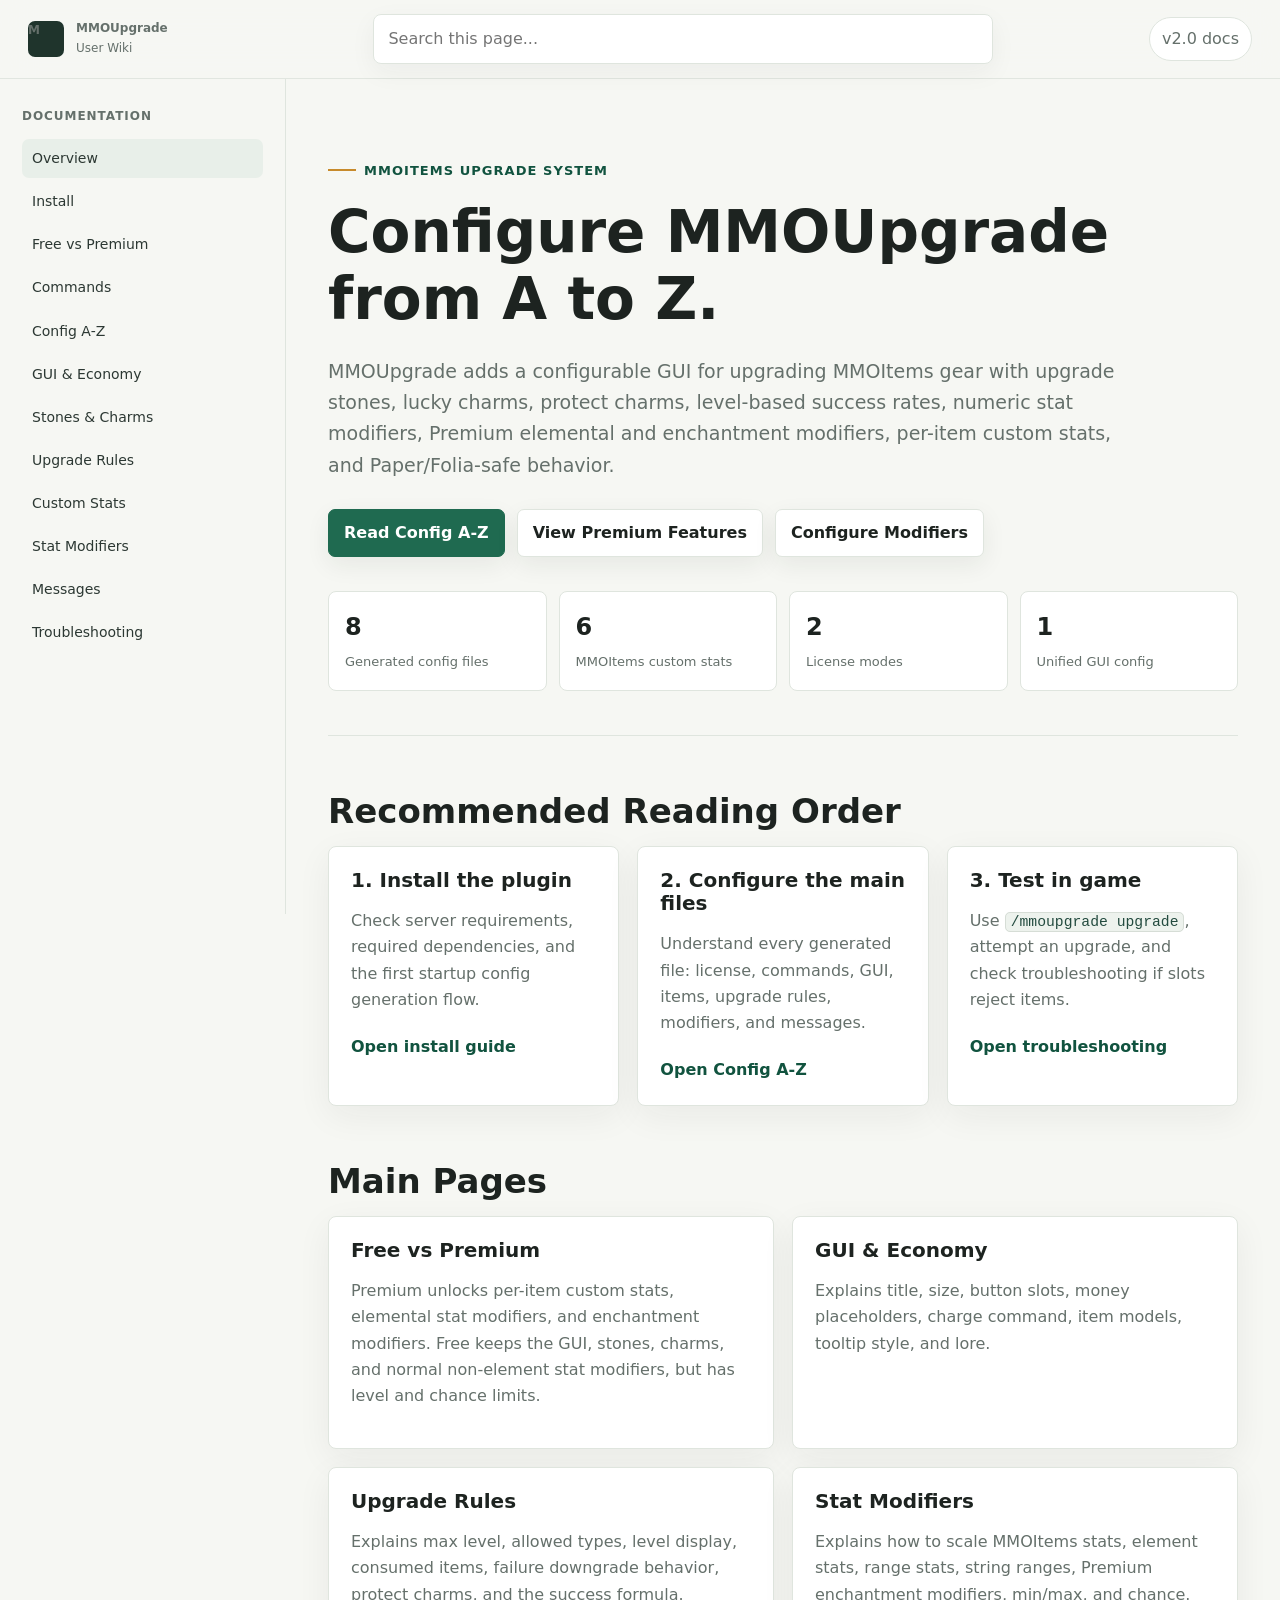
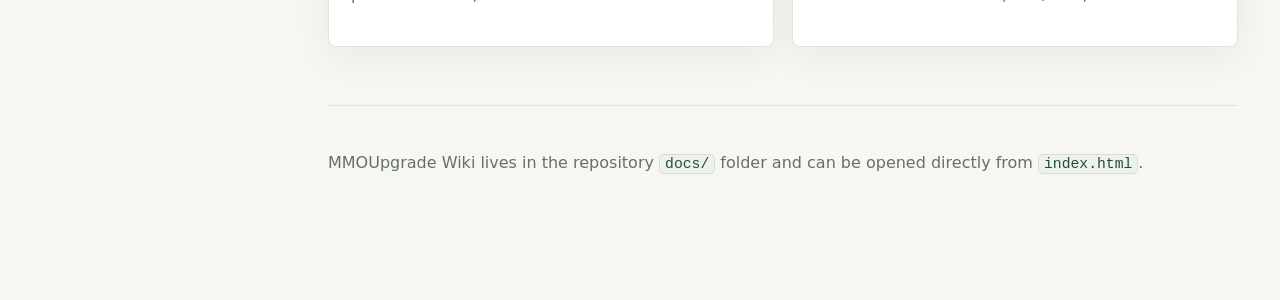
<file: docs/index.html>
<!doctype html>
<html lang="en">
  <head>
    <meta charset="utf-8" />
    <meta name="viewport" content="width=device-width, initial-scale=1" />
    <title>MMOUpgrade Wiki</title>
    <meta name="description" content="Complete user wiki for MMOUpgrade, the MMOItems upgrade plugin for Paper and Folia." />
    <link rel="stylesheet" href="./styles.css" />
  </head>
  <body>
    <header class="topbar">
      <a class="brand" href="./index.html" aria-label="MMOUpgrade Wiki home">
        <span class="mark">M</span>
        <span><strong>MMOUpgrade</strong><span>User Wiki</span></span>
      </a>
      <label class="search">
        <span class="hidden">Search this page</span>
        <input id="search" type="search" placeholder="Search this page..." />
      </label>
      <span class="version">v2.0 docs</span>
    </header>

    <div class="layout">
      <aside class="sidebar" aria-label="Wiki navigation">
        <p class="nav-title">Documentation</p>
        <nav class="nav">
          <a href="./index.html">Overview</a>
          <a href="./install.html">Install</a>
          <a href="./license.html">Free vs Premium</a>
          <a href="./commands.html">Commands</a>
          <a href="./configuration.html">Config A-Z</a>
          <a href="./gui-economy.html">GUI & Economy</a>
          <a href="./items-upgrade.html">Stones & Charms</a>
          <a href="./upgrade-rules.html">Upgrade Rules</a>
          <a href="./custom-stats.html">Custom Stats</a>
          <a href="./stat-modifiers.html">Stat Modifiers</a>
          <a href="./messages-announcements.html">Messages</a>
          <a href="./troubleshooting.html">Troubleshooting</a>
        </nav>
      </aside>

      <main class="content">
        <section id="overview" class="hero" data-search-section>
          <span class="eyebrow">MMOItems Upgrade System</span>
          <h1>Configure MMOUpgrade from A to Z.</h1>
          <p class="lead">
            MMOUpgrade adds a configurable GUI for upgrading MMOItems gear with upgrade stones, lucky charms,
            protect charms, level-based success rates, numeric stat modifiers, Premium elemental and enchantment modifiers,
            per-item custom stats, and Paper/Folia-safe behavior.
          </p>
          <div class="hero-actions">
            <a class="button primary" href="./configuration.html">Read Config A-Z</a>
            <a class="button" href="./license.html">View Premium Features</a>
            <a class="button" href="./stat-modifiers.html">Configure Modifiers</a>
          </div>

          <div class="statline" aria-label="Feature summary">
            <div class="metric"><strong>8</strong><span>Generated config files</span></div>
            <div class="metric"><strong>6</strong><span>MMOItems custom stats</span></div>
            <div class="metric"><strong>2</strong><span>License modes</span></div>
            <div class="metric"><strong>1</strong><span>Unified GUI config</span></div>
          </div>
        </section>

        <section id="quick-start" class="section" data-search-section>
          <h2>Recommended Reading Order</h2>
          <div class="grid three">
            <article class="card">
              <h3>1. Install the plugin</h3>
              <p>Check server requirements, required dependencies, and the first startup config generation flow.</p>
              <a class="text-link" href="./install.html">Open install guide</a>
            </article>
            <article class="card">
              <h3>2. Configure the main files</h3>
              <p>Understand every generated file: license, commands, GUI, items, upgrade rules, modifiers, and messages.</p>
              <a class="text-link" href="./configuration.html">Open Config A-Z</a>
            </article>
            <article class="card">
              <h3>3. Test in game</h3>
              <p>Use <code>/mmoupgrade upgrade</code>, attempt an upgrade, and check troubleshooting if slots reject items.</p>
              <a class="text-link" href="./troubleshooting.html">Open troubleshooting</a>
            </article>
          </div>
        </section>

        <section id="features" class="section" data-search-section>
          <h2>Main Pages</h2>
          <div class="grid two">
            <article class="card"><h3>Free vs Premium</h3><p>Premium unlocks per-item custom stats, elemental stat modifiers, and enchantment modifiers. Free keeps the GUI, stones, charms, and normal non-element stat modifiers, but has level and chance limits.</p></article>
            <article class="card"><h3>GUI & Economy</h3><p>Explains title, size, button slots, money placeholders, charge command, item models, tooltip style, and lore.</p></article>
            <article class="card"><h3>Upgrade Rules</h3><p>Explains max level, allowed types, level display, consumed items, failure downgrade behavior, protect charms, and the success formula.</p></article>
            <article class="card"><h3>Stat Modifiers</h3><p>Explains how to scale MMOItems stats, element stats, range stats, string ranges, Premium enchantment modifiers, min/max, and chance.</p></article>
          </div>
        </section>

        <footer class="footer">
          <p>MMOUpgrade Wiki lives in the repository <code>docs/</code> folder and can be opened directly from <code>index.html</code>.</p>
        </footer>
      </main>
    </div>
    <script src="./wiki.js"></script>
  </body>
</html>
</file>
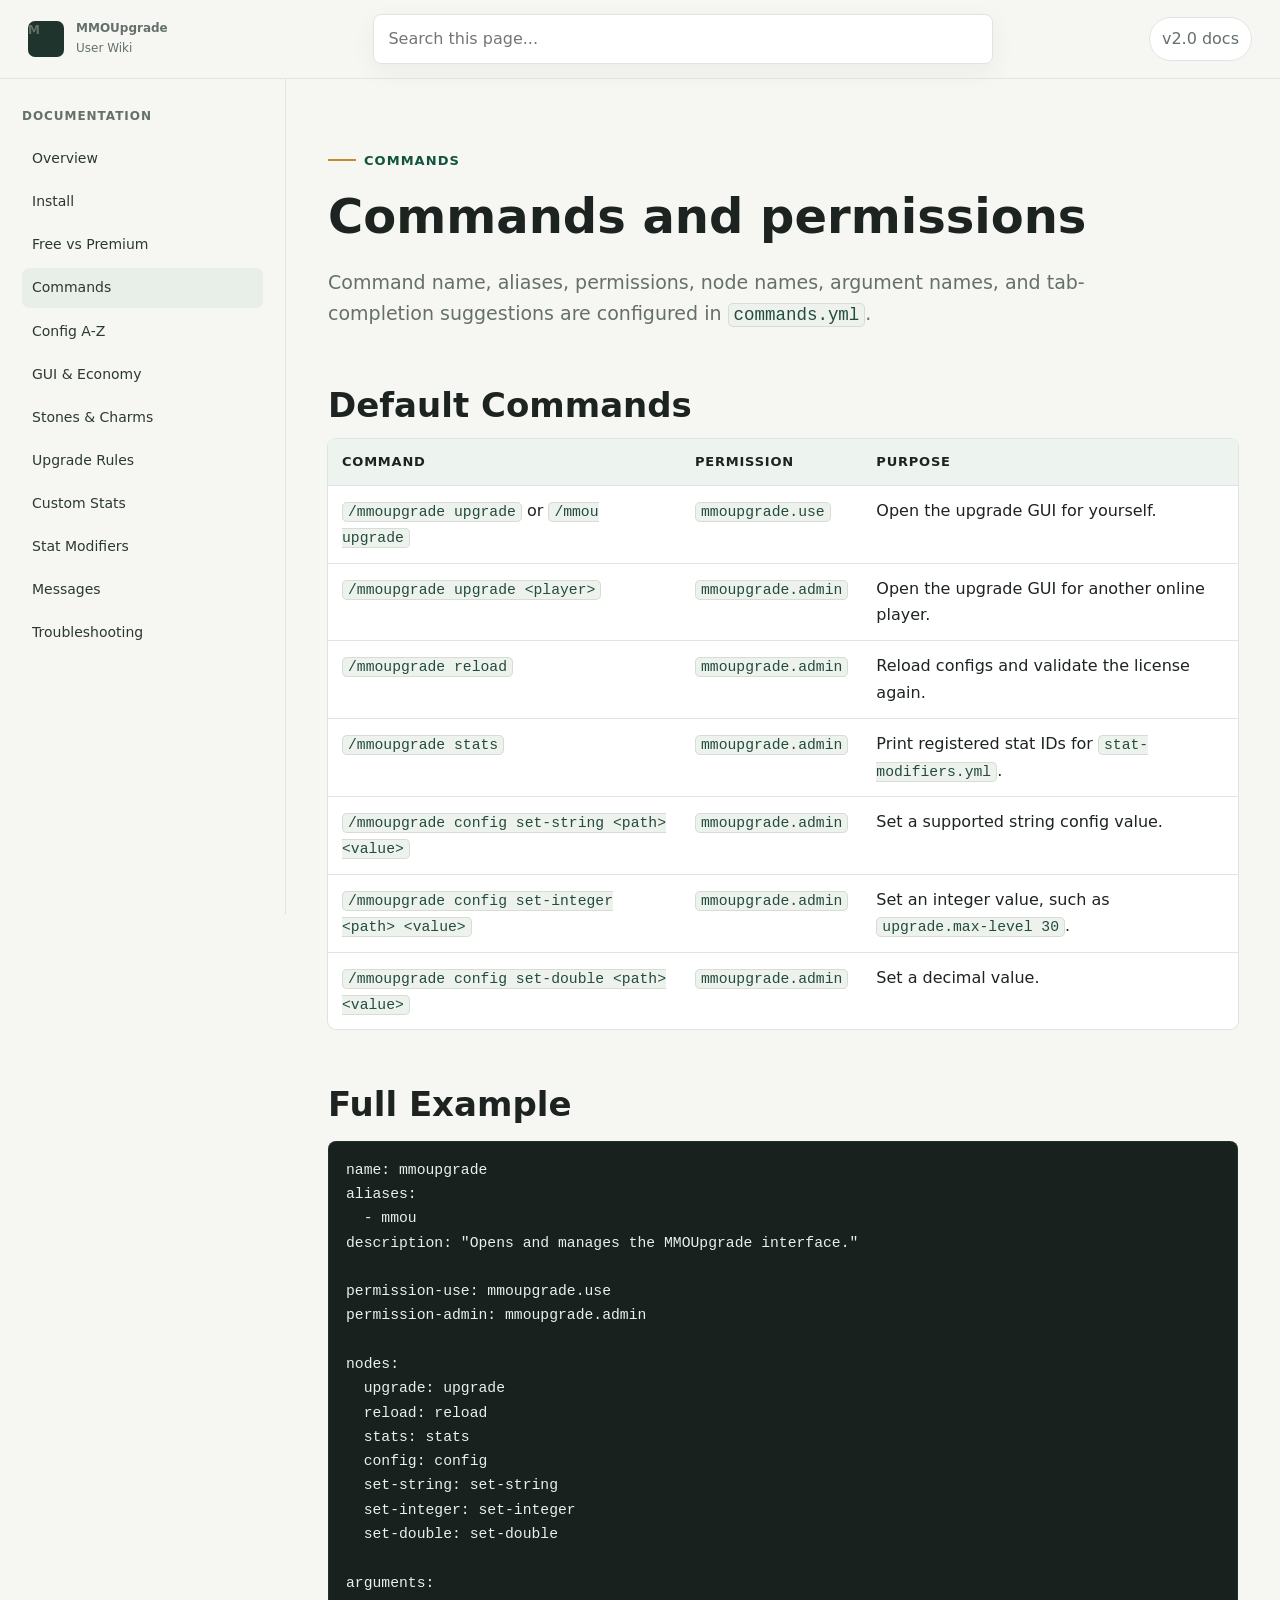
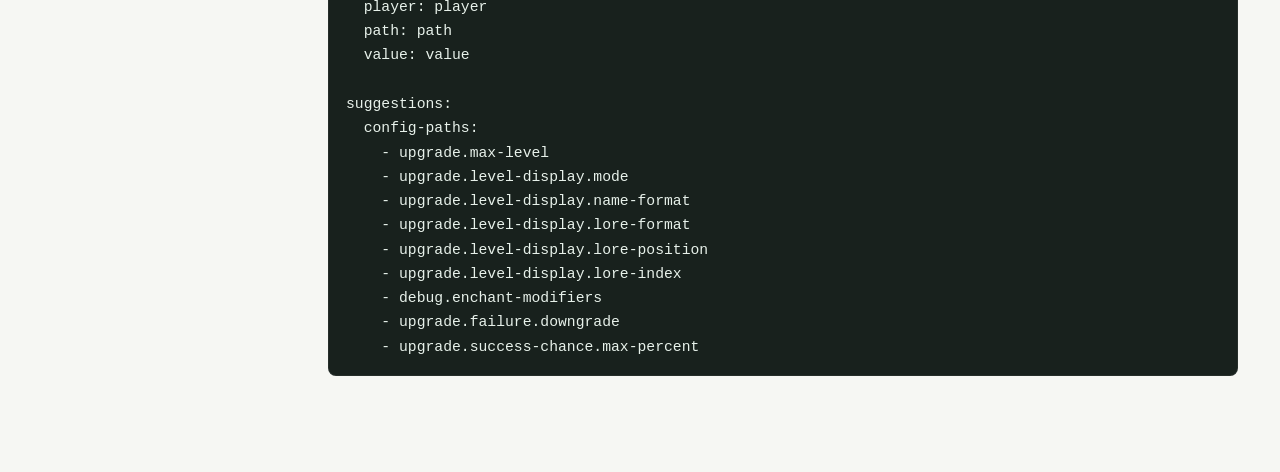
<file: docs/commands.html>
<!doctype html>
<html lang="en">
  <head><meta charset="utf-8" /><meta name="viewport" content="width=device-width, initial-scale=1" /><title>Commands - MMOUpgrade Wiki</title><link rel="stylesheet" href="./styles.css" /></head>
  <body><header class="topbar"><a class="brand" href="./index.html"><span class="mark">M</span><span><strong>MMOUpgrade</strong><span>User Wiki</span></span></a><label class="search"><span class="hidden">Search</span><input id="search" type="search" placeholder="Search this page..." /></label><span class="version">v2.0 docs</span></header>
    <div class="layout"><aside class="sidebar"><p class="nav-title">Documentation</p><nav class="nav"><a href="./index.html">Overview</a><a href="./install.html">Install</a><a href="./license.html">Free vs Premium</a><a href="./commands.html">Commands</a><a href="./configuration.html">Config A-Z</a><a href="./gui-economy.html">GUI & Economy</a><a href="./items-upgrade.html">Stones & Charms</a><a href="./upgrade-rules.html">Upgrade Rules</a><a href="./custom-stats.html">Custom Stats</a><a href="./stat-modifiers.html">Stat Modifiers</a><a href="./messages-announcements.html">Messages</a><a href="./troubleshooting.html">Troubleshooting</a></nav></aside>
      <main class="content">
        <section class="section page-title" data-search-section><span class="eyebrow">Commands</span><h1>Commands and permissions</h1><p class="lead">Command name, aliases, permissions, node names, argument names, and tab-completion suggestions are configured in <code>commands.yml</code>.</p></section>
        <section class="section" data-search-section>
          <h2>Default Commands</h2>
          <table><thead><tr><th>Command</th><th>Permission</th><th>Purpose</th></tr></thead><tbody>
            <tr><td><code>/mmoupgrade upgrade</code> or <code>/mmou upgrade</code></td><td><code>mmoupgrade.use</code></td><td>Open the upgrade GUI for yourself.</td></tr>
            <tr><td><code>/mmoupgrade upgrade &lt;player&gt;</code></td><td><code>mmoupgrade.admin</code></td><td>Open the upgrade GUI for another online player.</td></tr>
            <tr><td><code>/mmoupgrade reload</code></td><td><code>mmoupgrade.admin</code></td><td>Reload configs and validate the license again.</td></tr>
            <tr><td><code>/mmoupgrade stats</code></td><td><code>mmoupgrade.admin</code></td><td>Print registered stat IDs for <code>stat-modifiers.yml</code>.</td></tr>
            <tr><td><code>/mmoupgrade config set-string &lt;path&gt; &lt;value&gt;</code></td><td><code>mmoupgrade.admin</code></td><td>Set a supported string config value.</td></tr>
            <tr><td><code>/mmoupgrade config set-integer &lt;path&gt; &lt;value&gt;</code></td><td><code>mmoupgrade.admin</code></td><td>Set an integer value, such as <code>upgrade.max-level 30</code>.</td></tr>
            <tr><td><code>/mmoupgrade config set-double &lt;path&gt; &lt;value&gt;</code></td><td><code>mmoupgrade.admin</code></td><td>Set a decimal value.</td></tr>
          </tbody></table>
        </section>
        <section class="section" data-search-section>
          <h2>Full Example</h2>
          <pre><code>name: mmoupgrade
aliases:
  - mmou
description: "Opens and manages the MMOUpgrade interface."

permission-use: mmoupgrade.use
permission-admin: mmoupgrade.admin

nodes:
  upgrade: upgrade
  reload: reload
  stats: stats
  config: config
  set-string: set-string
  set-integer: set-integer
  set-double: set-double

arguments:
  player: player
  path: path
  value: value

suggestions:
  config-paths:
    - upgrade.max-level
    - upgrade.level-display.mode
    - upgrade.level-display.name-format
    - upgrade.level-display.lore-format
    - upgrade.level-display.lore-position
    - upgrade.level-display.lore-index
    - debug.enchant-modifiers
    - upgrade.failure.downgrade
    - upgrade.success-chance.max-percent</code></pre>
        </section>
      </main>
    </div><script src="./wiki.js"></script>
  </body>
</html>
</file>
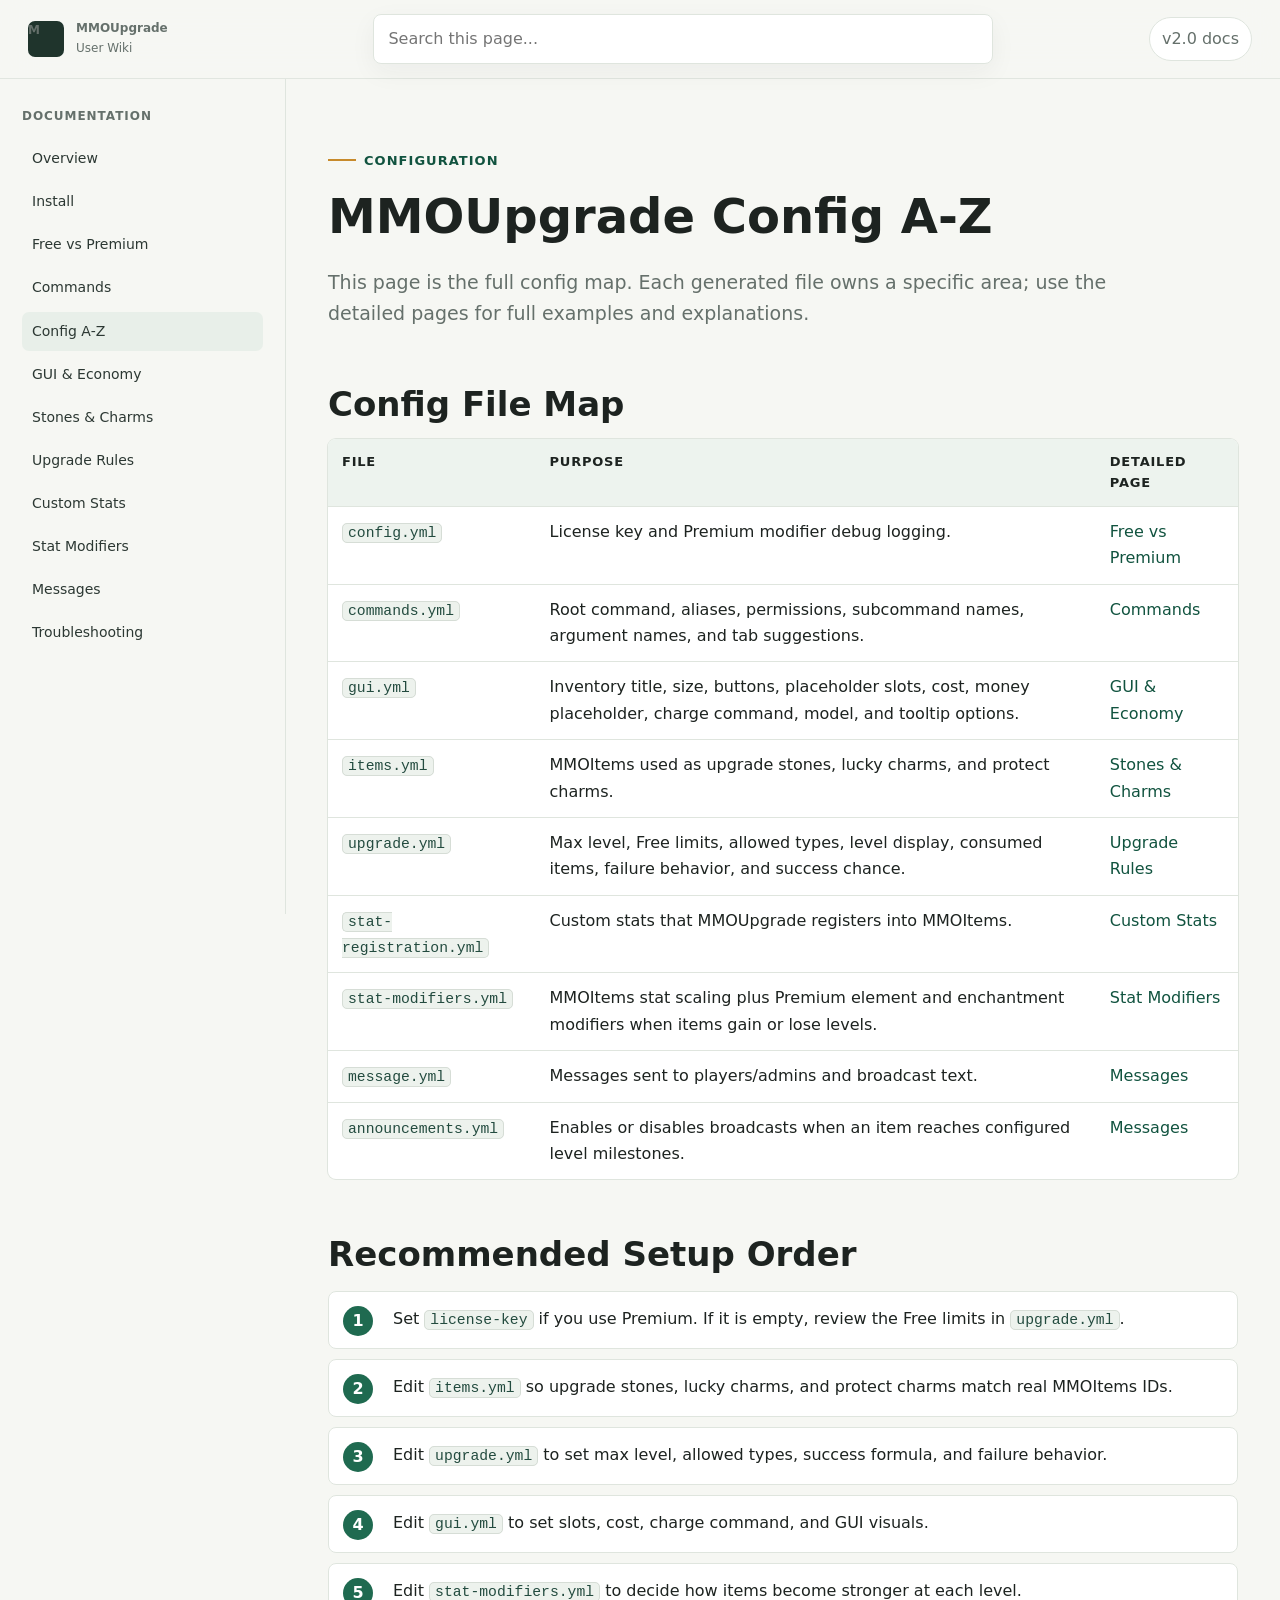
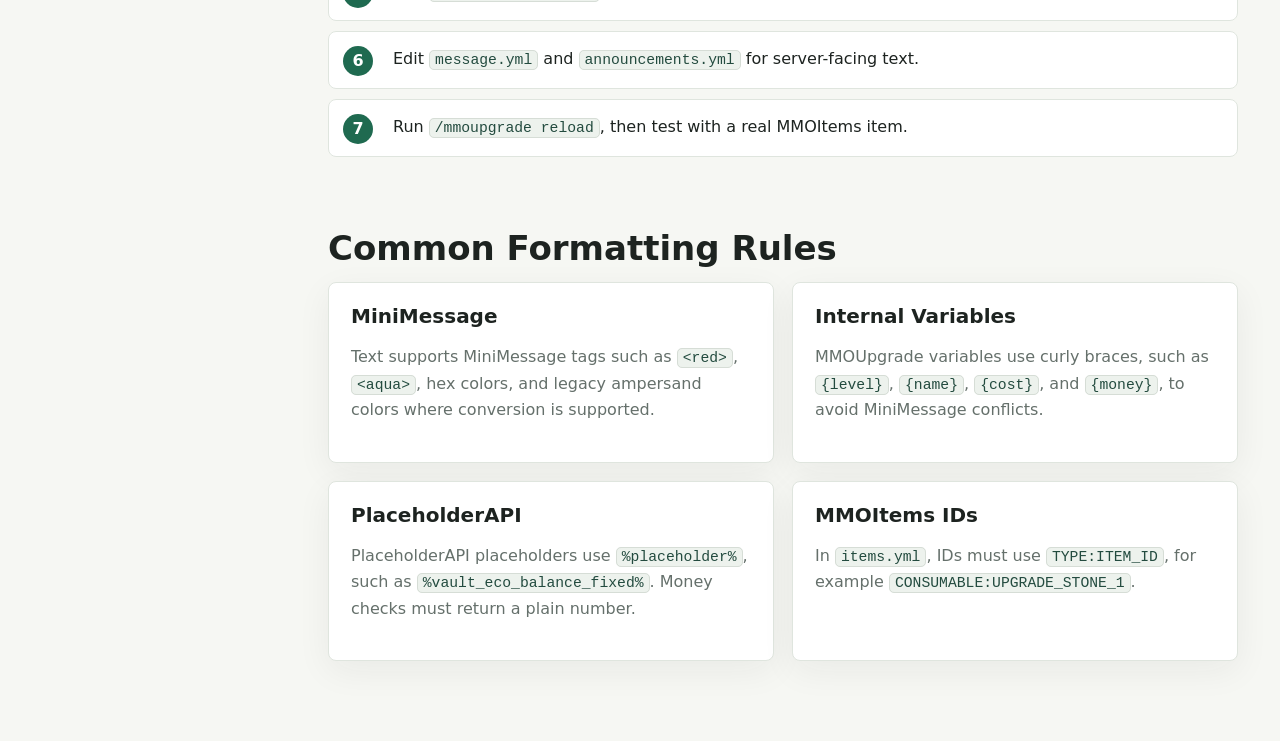
<file: docs/configuration.html>
<!doctype html>
<html lang="en">
  <head><meta charset="utf-8" /><meta name="viewport" content="width=device-width, initial-scale=1" /><title>Config A-Z - MMOUpgrade Wiki</title><link rel="stylesheet" href="./styles.css" /></head>
  <body><header class="topbar"><a class="brand" href="./index.html"><span class="mark">M</span><span><strong>MMOUpgrade</strong><span>User Wiki</span></span></a><label class="search"><span class="hidden">Search</span><input id="search" type="search" placeholder="Search this page..." /></label><span class="version">v2.0 docs</span></header>
    <div class="layout"><aside class="sidebar"><p class="nav-title">Documentation</p><nav class="nav"><a href="./index.html">Overview</a><a href="./install.html">Install</a><a href="./license.html">Free vs Premium</a><a href="./commands.html">Commands</a><a href="./configuration.html">Config A-Z</a><a href="./gui-economy.html">GUI & Economy</a><a href="./items-upgrade.html">Stones & Charms</a><a href="./upgrade-rules.html">Upgrade Rules</a><a href="./custom-stats.html">Custom Stats</a><a href="./stat-modifiers.html">Stat Modifiers</a><a href="./messages-announcements.html">Messages</a><a href="./troubleshooting.html">Troubleshooting</a></nav></aside>
      <main class="content">
        <section class="section page-title" data-search-section><span class="eyebrow">Configuration</span><h1>MMOUpgrade Config A-Z</h1><p class="lead">This page is the full config map. Each generated file owns a specific area; use the detailed pages for full examples and explanations.</p></section>
        <section class="section" data-search-section>
          <h2>Config File Map</h2>
          <table><thead><tr><th>File</th><th>Purpose</th><th>Detailed Page</th></tr></thead><tbody>
            <tr><td><code>config.yml</code></td><td>License key and Premium modifier debug logging.</td><td><a href="./license.html">Free vs Premium</a></td></tr>
            <tr><td><code>commands.yml</code></td><td>Root command, aliases, permissions, subcommand names, argument names, and tab suggestions.</td><td><a href="./commands.html">Commands</a></td></tr>
            <tr><td><code>gui.yml</code></td><td>Inventory title, size, buttons, placeholder slots, cost, money placeholder, charge command, model, and tooltip options.</td><td><a href="./gui-economy.html">GUI & Economy</a></td></tr>
            <tr><td><code>items.yml</code></td><td>MMOItems used as upgrade stones, lucky charms, and protect charms.</td><td><a href="./items-upgrade.html">Stones & Charms</a></td></tr>
            <tr><td><code>upgrade.yml</code></td><td>Max level, Free limits, allowed types, level display, consumed items, failure behavior, and success chance.</td><td><a href="./upgrade-rules.html">Upgrade Rules</a></td></tr>
            <tr><td><code>stat-registration.yml</code></td><td>Custom stats that MMOUpgrade registers into MMOItems.</td><td><a href="./custom-stats.html">Custom Stats</a></td></tr>
            <tr><td><code>stat-modifiers.yml</code></td><td>MMOItems stat scaling plus Premium element and enchantment modifiers when items gain or lose levels.</td><td><a href="./stat-modifiers.html">Stat Modifiers</a></td></tr>
            <tr><td><code>message.yml</code></td><td>Messages sent to players/admins and broadcast text.</td><td><a href="./messages-announcements.html">Messages</a></td></tr>
            <tr><td><code>announcements.yml</code></td><td>Enables or disables broadcasts when an item reaches configured level milestones.</td><td><a href="./messages-announcements.html">Messages</a></td></tr>
          </tbody></table>
        </section>
        <section class="section" data-search-section>
          <h2>Recommended Setup Order</h2>
          <ol class="flow">
            <li>Set <code>license-key</code> if you use Premium. If it is empty, review the Free limits in <code>upgrade.yml</code>.</li>
            <li>Edit <code>items.yml</code> so upgrade stones, lucky charms, and protect charms match real MMOItems IDs.</li>
            <li>Edit <code>upgrade.yml</code> to set max level, allowed types, success formula, and failure behavior.</li>
            <li>Edit <code>gui.yml</code> to set slots, cost, charge command, and GUI visuals.</li>
            <li>Edit <code>stat-modifiers.yml</code> to decide how items become stronger at each level.</li>
            <li>Edit <code>message.yml</code> and <code>announcements.yml</code> for server-facing text.</li>
            <li>Run <code>/mmoupgrade reload</code>, then test with a real MMOItems item.</li>
          </ol>
        </section>
        <section class="section" data-search-section>
          <h2>Common Formatting Rules</h2>
          <div class="grid two">
            <article class="card"><h3>MiniMessage</h3><p>Text supports MiniMessage tags such as <code>&lt;red&gt;</code>, <code>&lt;aqua&gt;</code>, hex colors, and legacy ampersand colors where conversion is supported.</p></article>
            <article class="card"><h3>Internal Variables</h3><p>MMOUpgrade variables use curly braces, such as <code>{level}</code>, <code>{name}</code>, <code>{cost}</code>, and <code>{money}</code>, to avoid MiniMessage conflicts.</p></article>
            <article class="card"><h3>PlaceholderAPI</h3><p>PlaceholderAPI placeholders use <code>%placeholder%</code>, such as <code>%vault_eco_balance_fixed%</code>. Money checks must return a plain number.</p></article>
            <article class="card"><h3>MMOItems IDs</h3><p>In <code>items.yml</code>, IDs must use <code>TYPE:ITEM_ID</code>, for example <code>CONSUMABLE:UPGRADE_STONE_1</code>.</p></article>
          </div>
        </section>
      </main>
    </div><script src="./wiki.js"></script></body>
</html>
</file>
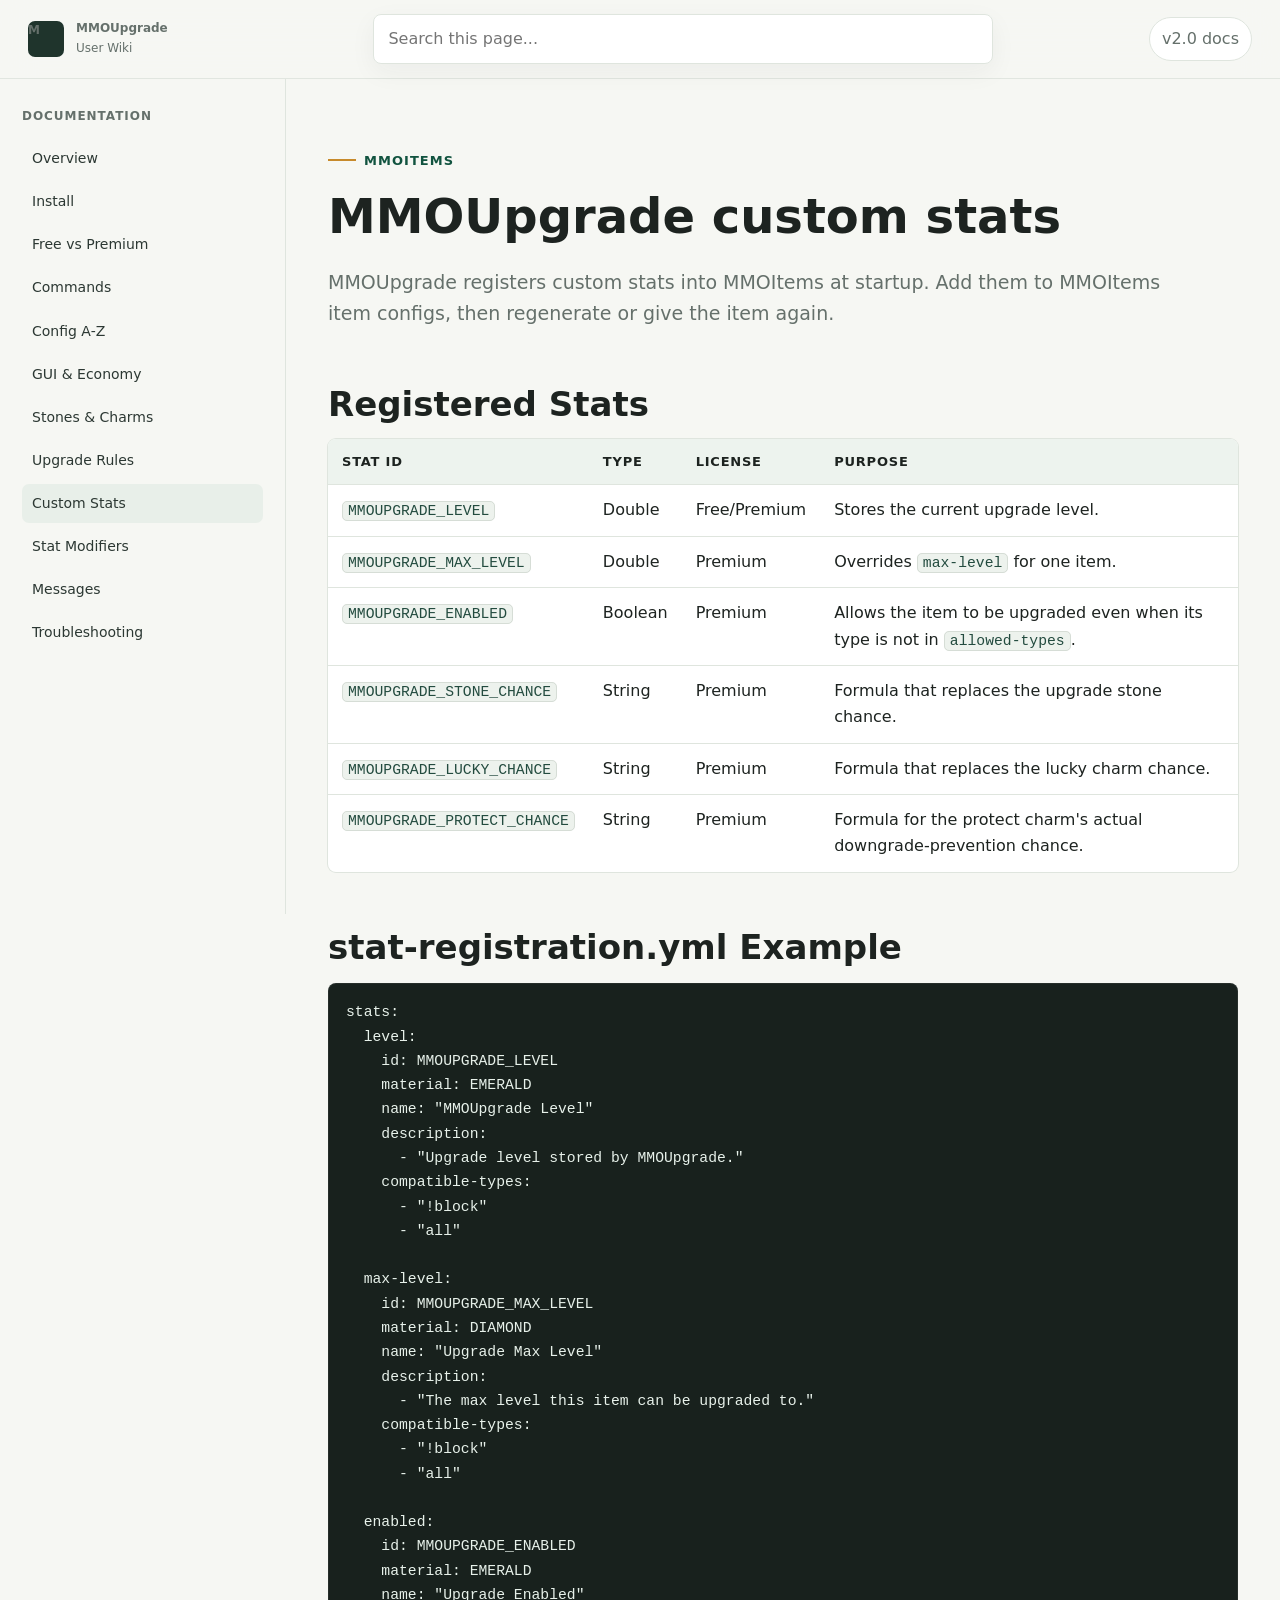
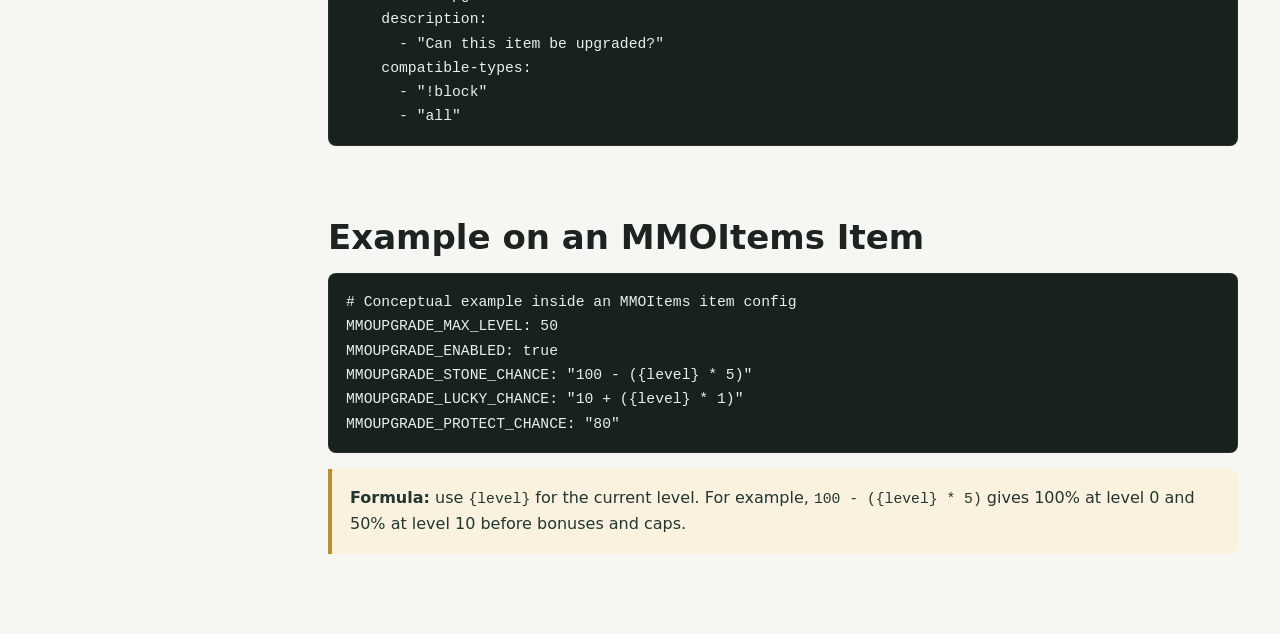
<file: docs/custom-stats.html>
<!doctype html>
<html lang="en">
  <head><meta charset="utf-8" /><meta name="viewport" content="width=device-width, initial-scale=1" /><title>Custom Stats - MMOUpgrade Wiki</title><link rel="stylesheet" href="./styles.css" /></head>
  <body><header class="topbar"><a class="brand" href="./index.html"><span class="mark">M</span><span><strong>MMOUpgrade</strong><span>User Wiki</span></span></a><label class="search"><span class="hidden">Search</span><input id="search" type="search" placeholder="Search this page..." /></label><span class="version">v2.0 docs</span></header>
    <div class="layout"><aside class="sidebar"><p class="nav-title">Documentation</p><nav class="nav"><a href="./index.html">Overview</a><a href="./install.html">Install</a><a href="./license.html">Free vs Premium</a><a href="./commands.html">Commands</a><a href="./configuration.html">Config A-Z</a><a href="./gui-economy.html">GUI & Economy</a><a href="./items-upgrade.html">Stones & Charms</a><a href="./upgrade-rules.html">Upgrade Rules</a><a href="./custom-stats.html">Custom Stats</a><a href="./stat-modifiers.html">Stat Modifiers</a><a href="./messages-announcements.html">Messages</a><a href="./troubleshooting.html">Troubleshooting</a></nav></aside>
      <main class="content">
        <section class="section page-title" data-search-section><span class="eyebrow">MMOItems</span><h1>MMOUpgrade custom stats</h1><p class="lead">MMOUpgrade registers custom stats into MMOItems at startup. Add them to MMOItems item configs, then regenerate or give the item again.</p></section>
        <section class="section" data-search-section>
          <h2>Registered Stats</h2>
          <table><thead><tr><th>Stat ID</th><th>Type</th><th>License</th><th>Purpose</th></tr></thead><tbody>
            <tr><td><code>MMOUPGRADE_LEVEL</code></td><td>Double</td><td>Free/Premium</td><td>Stores the current upgrade level.</td></tr>
            <tr><td><code>MMOUPGRADE_MAX_LEVEL</code></td><td>Double</td><td>Premium</td><td>Overrides <code>max-level</code> for one item.</td></tr>
            <tr><td><code>MMOUPGRADE_ENABLED</code></td><td>Boolean</td><td>Premium</td><td>Allows the item to be upgraded even when its type is not in <code>allowed-types</code>.</td></tr>
            <tr><td><code>MMOUPGRADE_STONE_CHANCE</code></td><td>String</td><td>Premium</td><td>Formula that replaces the upgrade stone chance.</td></tr>
            <tr><td><code>MMOUPGRADE_LUCKY_CHANCE</code></td><td>String</td><td>Premium</td><td>Formula that replaces the lucky charm chance.</td></tr>
            <tr><td><code>MMOUPGRADE_PROTECT_CHANCE</code></td><td>String</td><td>Premium</td><td>Formula for the protect charm's actual downgrade-prevention chance.</td></tr>
          </tbody></table>
        </section>
        <section class="section" data-search-section>
          <h2>stat-registration.yml Example</h2>
          <pre><code>stats:
  level:
    id: MMOUPGRADE_LEVEL
    material: EMERALD
    name: "MMOUpgrade Level"
    description:
      - "Upgrade level stored by MMOUpgrade."
    compatible-types:
      - "!block"
      - "all"

  max-level:
    id: MMOUPGRADE_MAX_LEVEL
    material: DIAMOND
    name: "Upgrade Max Level"
    description:
      - "The max level this item can be upgraded to."
    compatible-types:
      - "!block"
      - "all"

  enabled:
    id: MMOUPGRADE_ENABLED
    material: EMERALD
    name: "Upgrade Enabled"
    description:
      - "Can this item be upgraded?"
    compatible-types:
      - "!block"
      - "all"</code></pre>
        </section>
        <section class="section" data-search-section>
          <h2>Example on an MMOItems Item</h2>
          <pre><code># Conceptual example inside an MMOItems item config
MMOUPGRADE_MAX_LEVEL: 50
MMOUPGRADE_ENABLED: true
MMOUPGRADE_STONE_CHANCE: "100 - ({level} * 5)"
MMOUPGRADE_LUCKY_CHANCE: "10 + ({level} * 1)"
MMOUPGRADE_PROTECT_CHANCE: "80"</code></pre>
          <div class="callout gold"><strong>Formula:</strong> use <code>{level}</code> for the current level. For example, <code>100 - ({level} * 5)</code> gives 100% at level 0 and 50% at level 10 before bonuses and caps.</div>
        </section>
      </main>
    </div><script src="./wiki.js"></script></body>
</html>
</file>
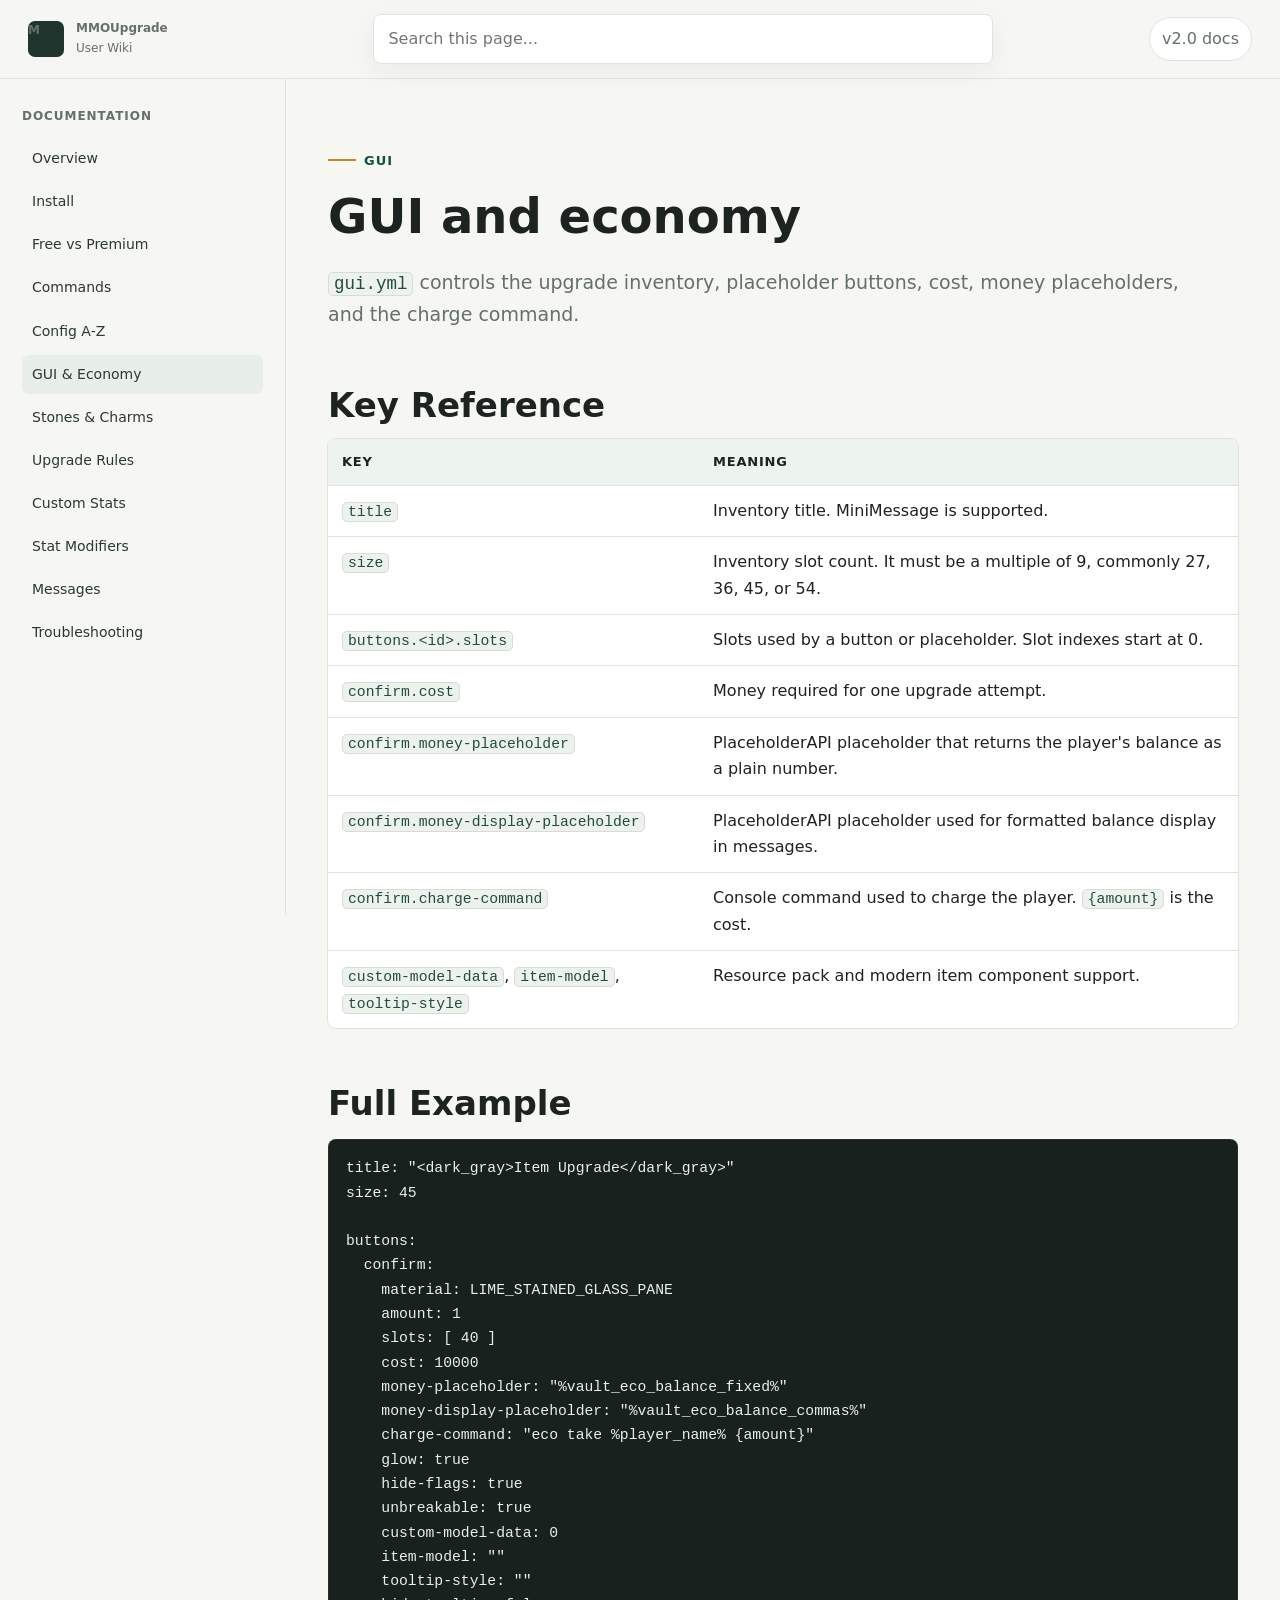
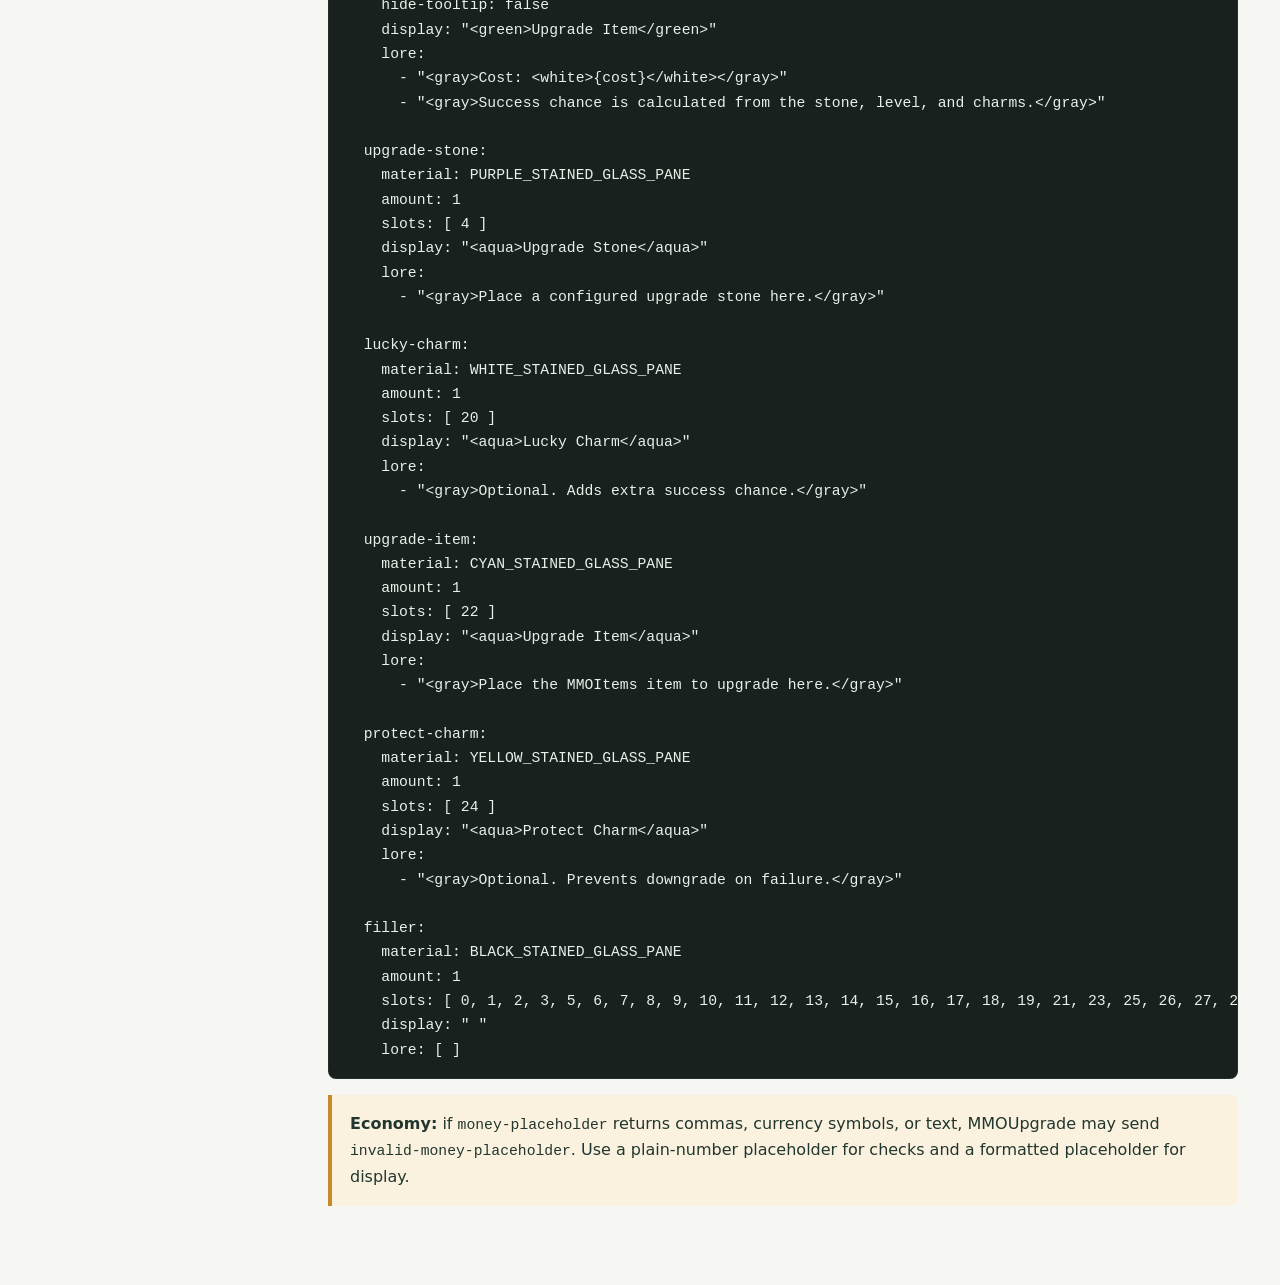
<file: docs/gui-economy.html>
<!doctype html>
<html lang="en">
  <head><meta charset="utf-8" /><meta name="viewport" content="width=device-width, initial-scale=1" /><title>GUI & Economy - MMOUpgrade Wiki</title><link rel="stylesheet" href="./styles.css" /></head>
  <body><header class="topbar"><a class="brand" href="./index.html"><span class="mark">M</span><span><strong>MMOUpgrade</strong><span>User Wiki</span></span></a><label class="search"><span class="hidden">Search</span><input id="search" type="search" placeholder="Search this page..." /></label><span class="version">v2.0 docs</span></header>
    <div class="layout"><aside class="sidebar"><p class="nav-title">Documentation</p><nav class="nav"><a href="./index.html">Overview</a><a href="./install.html">Install</a><a href="./license.html">Free vs Premium</a><a href="./commands.html">Commands</a><a href="./configuration.html">Config A-Z</a><a href="./gui-economy.html">GUI & Economy</a><a href="./items-upgrade.html">Stones & Charms</a><a href="./upgrade-rules.html">Upgrade Rules</a><a href="./custom-stats.html">Custom Stats</a><a href="./stat-modifiers.html">Stat Modifiers</a><a href="./messages-announcements.html">Messages</a><a href="./troubleshooting.html">Troubleshooting</a></nav></aside>
      <main class="content">
        <section class="section page-title" data-search-section><span class="eyebrow">GUI</span><h1>GUI and economy</h1><p class="lead"><code>gui.yml</code> controls the upgrade inventory, placeholder buttons, cost, money placeholders, and the charge command.</p></section>
        <section class="section" data-search-section>
          <h2>Key Reference</h2>
          <table><thead><tr><th>Key</th><th>Meaning</th></tr></thead><tbody>
            <tr><td><code>title</code></td><td>Inventory title. MiniMessage is supported.</td></tr>
            <tr><td><code>size</code></td><td>Inventory slot count. It must be a multiple of 9, commonly 27, 36, 45, or 54.</td></tr>
            <tr><td><code>buttons.&lt;id&gt;.slots</code></td><td>Slots used by a button or placeholder. Slot indexes start at 0.</td></tr>
            <tr><td><code>confirm.cost</code></td><td>Money required for one upgrade attempt.</td></tr>
            <tr><td><code>confirm.money-placeholder</code></td><td>PlaceholderAPI placeholder that returns the player's balance as a plain number.</td></tr>
            <tr><td><code>confirm.money-display-placeholder</code></td><td>PlaceholderAPI placeholder used for formatted balance display in messages.</td></tr>
            <tr><td><code>confirm.charge-command</code></td><td>Console command used to charge the player. <code>{amount}</code> is the cost.</td></tr>
            <tr><td><code>custom-model-data</code>, <code>item-model</code>, <code>tooltip-style</code></td><td>Resource pack and modern item component support.</td></tr>
          </tbody></table>
        </section>
        <section class="section" data-search-section>
          <h2>Full Example</h2>
          <pre><code>title: "&lt;dark_gray&gt;Item Upgrade&lt;/dark_gray&gt;"
size: 45

buttons:
  confirm:
    material: LIME_STAINED_GLASS_PANE
    amount: 1
    slots: [ 40 ]
    cost: 10000
    money-placeholder: "%vault_eco_balance_fixed%"
    money-display-placeholder: "%vault_eco_balance_commas%"
    charge-command: "eco take %player_name% {amount}"
    glow: true
    hide-flags: true
    unbreakable: true
    custom-model-data: 0
    item-model: ""
    tooltip-style: ""
    hide-tooltip: false
    display: "&lt;green&gt;Upgrade Item&lt;/green&gt;"
    lore:
      - "&lt;gray&gt;Cost: &lt;white&gt;{cost}&lt;/white&gt;&lt;/gray&gt;"
      - "&lt;gray&gt;Success chance is calculated from the stone, level, and charms.&lt;/gray&gt;"

  upgrade-stone:
    material: PURPLE_STAINED_GLASS_PANE
    amount: 1
    slots: [ 4 ]
    display: "&lt;aqua&gt;Upgrade Stone&lt;/aqua&gt;"
    lore:
      - "&lt;gray&gt;Place a configured upgrade stone here.&lt;/gray&gt;"

  lucky-charm:
    material: WHITE_STAINED_GLASS_PANE
    amount: 1
    slots: [ 20 ]
    display: "&lt;aqua&gt;Lucky Charm&lt;/aqua&gt;"
    lore:
      - "&lt;gray&gt;Optional. Adds extra success chance.&lt;/gray&gt;"

  upgrade-item:
    material: CYAN_STAINED_GLASS_PANE
    amount: 1
    slots: [ 22 ]
    display: "&lt;aqua&gt;Upgrade Item&lt;/aqua&gt;"
    lore:
      - "&lt;gray&gt;Place the MMOItems item to upgrade here.&lt;/gray&gt;"

  protect-charm:
    material: YELLOW_STAINED_GLASS_PANE
    amount: 1
    slots: [ 24 ]
    display: "&lt;aqua&gt;Protect Charm&lt;/aqua&gt;"
    lore:
      - "&lt;gray&gt;Optional. Prevents downgrade on failure.&lt;/gray&gt;"

  filler:
    material: BLACK_STAINED_GLASS_PANE
    amount: 1
    slots: [ 0, 1, 2, 3, 5, 6, 7, 8, 9, 10, 11, 12, 13, 14, 15, 16, 17, 18, 19, 21, 23, 25, 26, 27, 28, 29, 30, 31, 32, 33, 34, 35, 36, 37, 38, 39, 41, 42, 43, 44 ]
    display: " "
    lore: [ ]</code></pre>
          <div class="callout gold"><strong>Economy:</strong> if <code>money-placeholder</code> returns commas, currency symbols, or text, MMOUpgrade may send <code>invalid-money-placeholder</code>. Use a plain-number placeholder for checks and a formatted placeholder for display.</div>
        </section>
      </main>
    </div><script src="./wiki.js"></script></body>
</html>
</file>
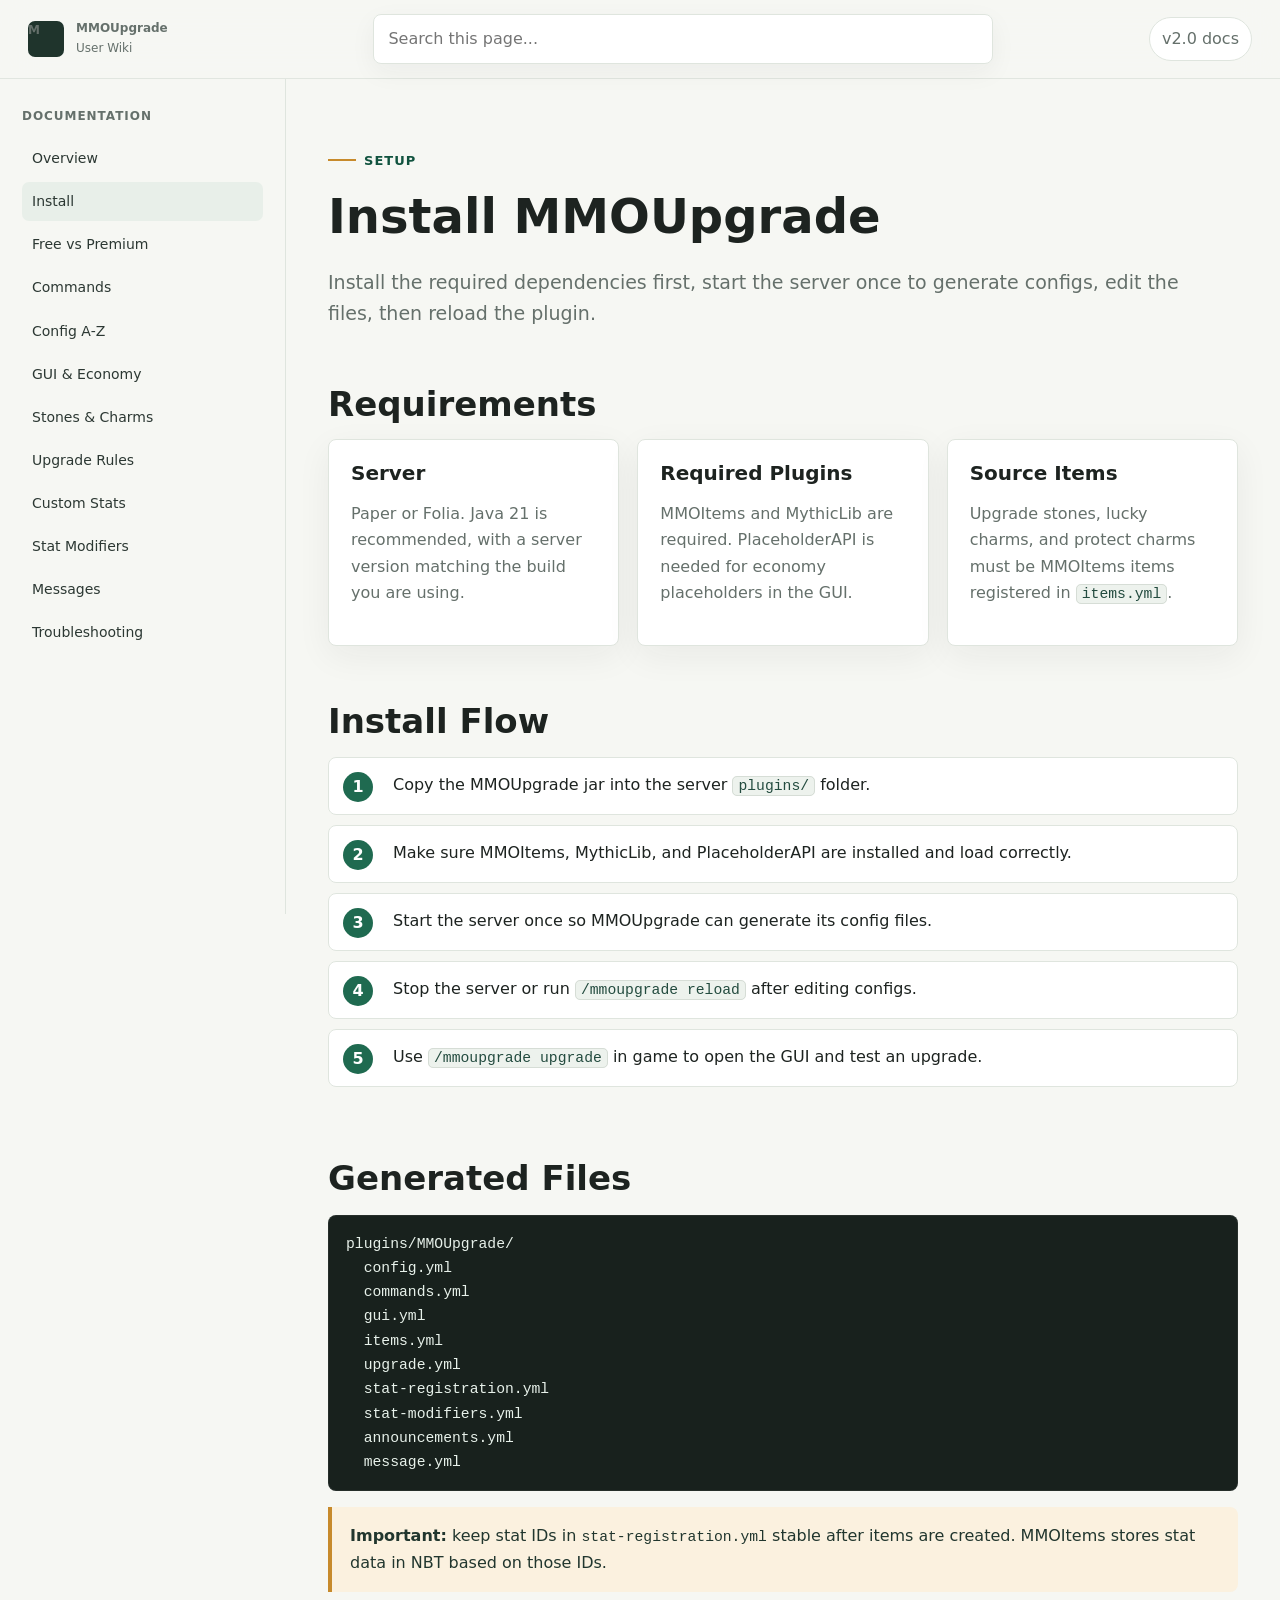
<file: docs/install.html>
<!doctype html>
<html lang="en">
  <head>
    <meta charset="utf-8" />
    <meta name="viewport" content="width=device-width, initial-scale=1" />
    <title>Install - MMOUpgrade Wiki</title>
    <link rel="stylesheet" href="./styles.css" />
  </head>
  <body>
    <header class="topbar"><a class="brand" href="./index.html"><span class="mark">M</span><span><strong>MMOUpgrade</strong><span>User Wiki</span></span></a><label class="search"><span class="hidden">Search</span><input id="search" type="search" placeholder="Search this page..." /></label><span class="version">v2.0 docs</span></header>
    <div class="layout">
      <aside class="sidebar"><p class="nav-title">Documentation</p><nav class="nav"><a href="./index.html">Overview</a><a href="./install.html">Install</a><a href="./license.html">Free vs Premium</a><a href="./commands.html">Commands</a><a href="./configuration.html">Config A-Z</a><a href="./gui-economy.html">GUI & Economy</a><a href="./items-upgrade.html">Stones & Charms</a><a href="./upgrade-rules.html">Upgrade Rules</a><a href="./custom-stats.html">Custom Stats</a><a href="./stat-modifiers.html">Stat Modifiers</a><a href="./messages-announcements.html">Messages</a><a href="./troubleshooting.html">Troubleshooting</a></nav></aside>
      <main class="content">
        <section class="section page-title" data-search-section>
          <span class="eyebrow">Setup</span>
          <h1>Install MMOUpgrade</h1>
          <p class="lead">Install the required dependencies first, start the server once to generate configs, edit the files, then reload the plugin.</p>
        </section>
        <section class="section" data-search-section>
          <h2>Requirements</h2>
          <div class="grid three">
            <article class="card"><h3>Server</h3><p>Paper or Folia. Java 21 is recommended, with a server version matching the build you are using.</p></article>
            <article class="card"><h3>Required Plugins</h3><p>MMOItems and MythicLib are required. PlaceholderAPI is needed for economy placeholders in the GUI.</p></article>
            <article class="card"><h3>Source Items</h3><p>Upgrade stones, lucky charms, and protect charms must be MMOItems items registered in <code>items.yml</code>.</p></article>
          </div>
        </section>
        <section class="section" data-search-section>
          <h2>Install Flow</h2>
          <ol class="flow">
            <li>Copy the MMOUpgrade jar into the server <code>plugins/</code> folder.</li>
            <li>Make sure MMOItems, MythicLib, and PlaceholderAPI are installed and load correctly.</li>
            <li>Start the server once so MMOUpgrade can generate its config files.</li>
            <li>Stop the server or run <code>/mmoupgrade reload</code> after editing configs.</li>
            <li>Use <code>/mmoupgrade upgrade</code> in game to open the GUI and test an upgrade.</li>
          </ol>
        </section>
        <section class="section" data-search-section>
          <h2>Generated Files</h2>
          <pre><code>plugins/MMOUpgrade/
  config.yml
  commands.yml
  gui.yml
  items.yml
  upgrade.yml
  stat-registration.yml
  stat-modifiers.yml
  announcements.yml
  message.yml</code></pre>
          <div class="callout gold"><strong>Important:</strong> keep stat IDs in <code>stat-registration.yml</code> stable after items are created. MMOItems stores stat data in NBT based on those IDs.</div>
        </section>
      </main>
    </div>
    <script src="./wiki.js"></script>
  </body>
</html>
</file>
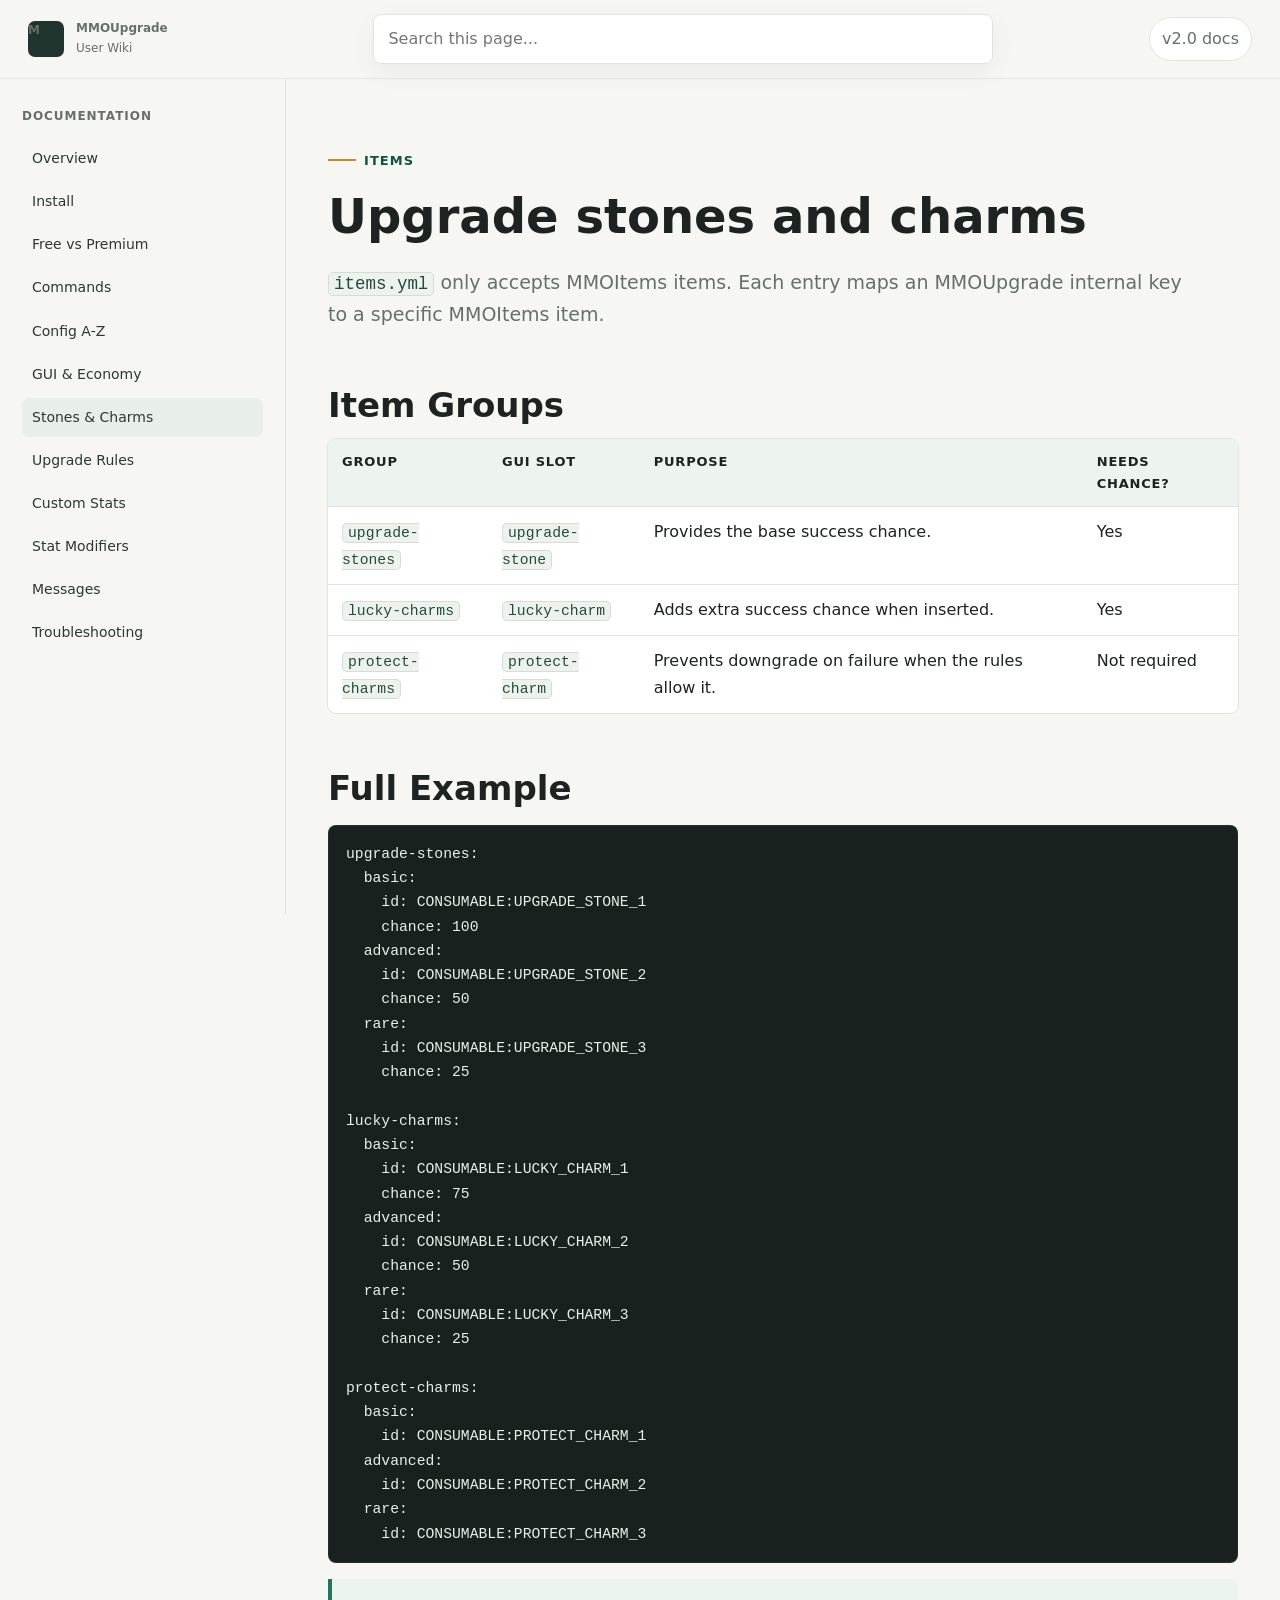
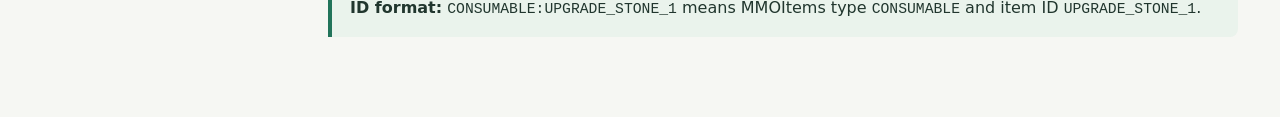
<file: docs/items-upgrade.html>
<!doctype html>
<html lang="en">
  <head><meta charset="utf-8" /><meta name="viewport" content="width=device-width, initial-scale=1" /><title>Stones & Charms - MMOUpgrade Wiki</title><link rel="stylesheet" href="./styles.css" /></head>
  <body><header class="topbar"><a class="brand" href="./index.html"><span class="mark">M</span><span><strong>MMOUpgrade</strong><span>User Wiki</span></span></a><label class="search"><span class="hidden">Search</span><input id="search" type="search" placeholder="Search this page..." /></label><span class="version">v2.0 docs</span></header>
    <div class="layout"><aside class="sidebar"><p class="nav-title">Documentation</p><nav class="nav"><a href="./index.html">Overview</a><a href="./install.html">Install</a><a href="./license.html">Free vs Premium</a><a href="./commands.html">Commands</a><a href="./configuration.html">Config A-Z</a><a href="./gui-economy.html">GUI & Economy</a><a href="./items-upgrade.html">Stones & Charms</a><a href="./upgrade-rules.html">Upgrade Rules</a><a href="./custom-stats.html">Custom Stats</a><a href="./stat-modifiers.html">Stat Modifiers</a><a href="./messages-announcements.html">Messages</a><a href="./troubleshooting.html">Troubleshooting</a></nav></aside>
      <main class="content">
        <section class="section page-title" data-search-section><span class="eyebrow">Items</span><h1>Upgrade stones and charms</h1><p class="lead"><code>items.yml</code> only accepts MMOItems items. Each entry maps an MMOUpgrade internal key to a specific MMOItems item.</p></section>
        <section class="section" data-search-section>
          <h2>Item Groups</h2>
          <table><thead><tr><th>Group</th><th>GUI Slot</th><th>Purpose</th><th>Needs Chance?</th></tr></thead><tbody>
            <tr><td><code>upgrade-stones</code></td><td><code>upgrade-stone</code></td><td>Provides the base success chance.</td><td>Yes</td></tr>
            <tr><td><code>lucky-charms</code></td><td><code>lucky-charm</code></td><td>Adds extra success chance when inserted.</td><td>Yes</td></tr>
            <tr><td><code>protect-charms</code></td><td><code>protect-charm</code></td><td>Prevents downgrade on failure when the rules allow it.</td><td>Not required</td></tr>
          </tbody></table>
        </section>
        <section class="section" data-search-section>
          <h2>Full Example</h2>
          <pre><code>upgrade-stones:
  basic:
    id: CONSUMABLE:UPGRADE_STONE_1
    chance: 100
  advanced:
    id: CONSUMABLE:UPGRADE_STONE_2
    chance: 50
  rare:
    id: CONSUMABLE:UPGRADE_STONE_3
    chance: 25

lucky-charms:
  basic:
    id: CONSUMABLE:LUCKY_CHARM_1
    chance: 75
  advanced:
    id: CONSUMABLE:LUCKY_CHARM_2
    chance: 50
  rare:
    id: CONSUMABLE:LUCKY_CHARM_3
    chance: 25

protect-charms:
  basic:
    id: CONSUMABLE:PROTECT_CHARM_1
  advanced:
    id: CONSUMABLE:PROTECT_CHARM_2
  rare:
    id: CONSUMABLE:PROTECT_CHARM_3</code></pre>
          <div class="callout"><strong>ID format:</strong> <code>CONSUMABLE:UPGRADE_STONE_1</code> means MMOItems type <code>CONSUMABLE</code> and item ID <code>UPGRADE_STONE_1</code>.</div>
        </section>
      </main>
    </div><script src="./wiki.js"></script></body>
</html>
</file>
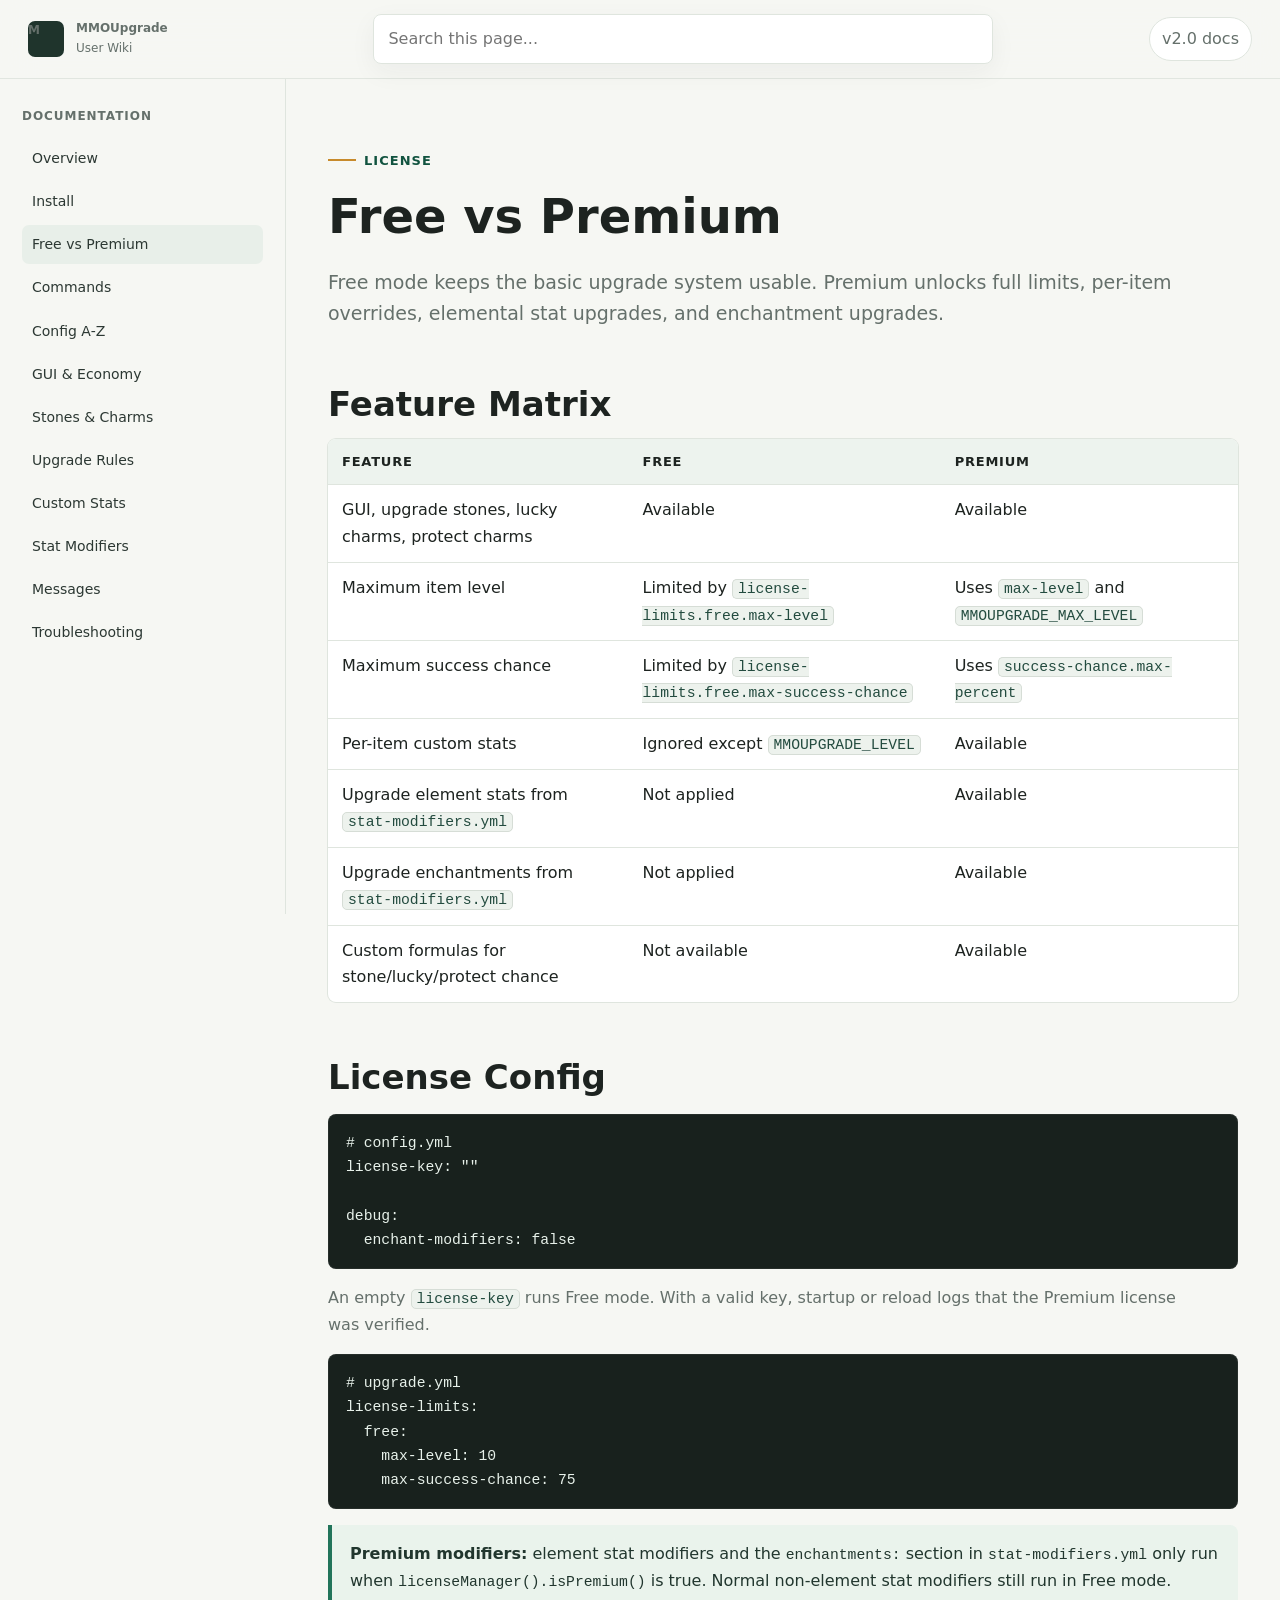
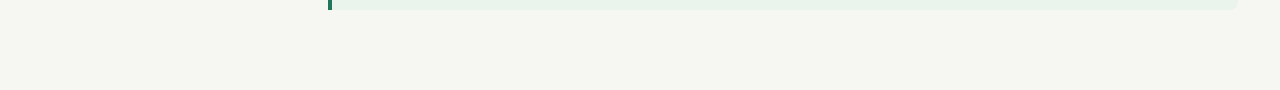
<file: docs/license.html>
<!doctype html>
<html lang="en">
  <head><meta charset="utf-8" /><meta name="viewport" content="width=device-width, initial-scale=1" /><title>Free vs Premium - MMOUpgrade Wiki</title><link rel="stylesheet" href="./styles.css" /></head>
  <body>
    <header class="topbar"><a class="brand" href="./index.html"><span class="mark">M</span><span><strong>MMOUpgrade</strong><span>User Wiki</span></span></a><label class="search"><span class="hidden">Search</span><input id="search" type="search" placeholder="Search this page..." /></label><span class="version">v2.0 docs</span></header>
    <div class="layout"><aside class="sidebar"><p class="nav-title">Documentation</p><nav class="nav"><a href="./index.html">Overview</a><a href="./install.html">Install</a><a href="./license.html">Free vs Premium</a><a href="./commands.html">Commands</a><a href="./configuration.html">Config A-Z</a><a href="./gui-economy.html">GUI & Economy</a><a href="./items-upgrade.html">Stones & Charms</a><a href="./upgrade-rules.html">Upgrade Rules</a><a href="./custom-stats.html">Custom Stats</a><a href="./stat-modifiers.html">Stat Modifiers</a><a href="./messages-announcements.html">Messages</a><a href="./troubleshooting.html">Troubleshooting</a></nav></aside>
      <main class="content">
        <section class="section page-title" data-search-section><span class="eyebrow">License</span><h1>Free vs Premium</h1><p class="lead">Free mode keeps the basic upgrade system usable. Premium unlocks full limits, per-item overrides, elemental stat upgrades, and enchantment upgrades.</p></section>
        <section class="section" data-search-section>
          <h2>Feature Matrix</h2>
          <table><thead><tr><th>Feature</th><th>Free</th><th>Premium</th></tr></thead><tbody>
            <tr><td>GUI, upgrade stones, lucky charms, protect charms</td><td>Available</td><td>Available</td></tr>
            <tr><td>Maximum item level</td><td>Limited by <code>license-limits.free.max-level</code></td><td>Uses <code>max-level</code> and <code>MMOUPGRADE_MAX_LEVEL</code></td></tr>
            <tr><td>Maximum success chance</td><td>Limited by <code>license-limits.free.max-success-chance</code></td><td>Uses <code>success-chance.max-percent</code></td></tr>
            <tr><td>Per-item custom stats</td><td>Ignored except <code>MMOUPGRADE_LEVEL</code></td><td>Available</td></tr>
            <tr><td>Upgrade element stats from <code>stat-modifiers.yml</code></td><td>Not applied</td><td>Available</td></tr>
            <tr><td>Upgrade enchantments from <code>stat-modifiers.yml</code></td><td>Not applied</td><td>Available</td></tr>
            <tr><td>Custom formulas for stone/lucky/protect chance</td><td>Not available</td><td>Available</td></tr>
          </tbody></table>
        </section>
        <section class="section" data-search-section>
          <h2>License Config</h2>
          <pre><code># config.yml
license-key: ""

debug:
  enchant-modifiers: false</code></pre>
          <p>An empty <code>license-key</code> runs Free mode. With a valid key, startup or reload logs that the Premium license was verified.</p>
          <pre><code># upgrade.yml
license-limits:
  free:
    max-level: 10
    max-success-chance: 75</code></pre>
          <div class="callout"><strong>Premium modifiers:</strong> element stat modifiers and the <code>enchantments:</code> section in <code>stat-modifiers.yml</code> only run when <code>licenseManager().isPremium()</code> is true. Normal non-element stat modifiers still run in Free mode.</div>
        </section>
      </main>
    </div><script src="./wiki.js"></script>
  </body>
</html>
</file>
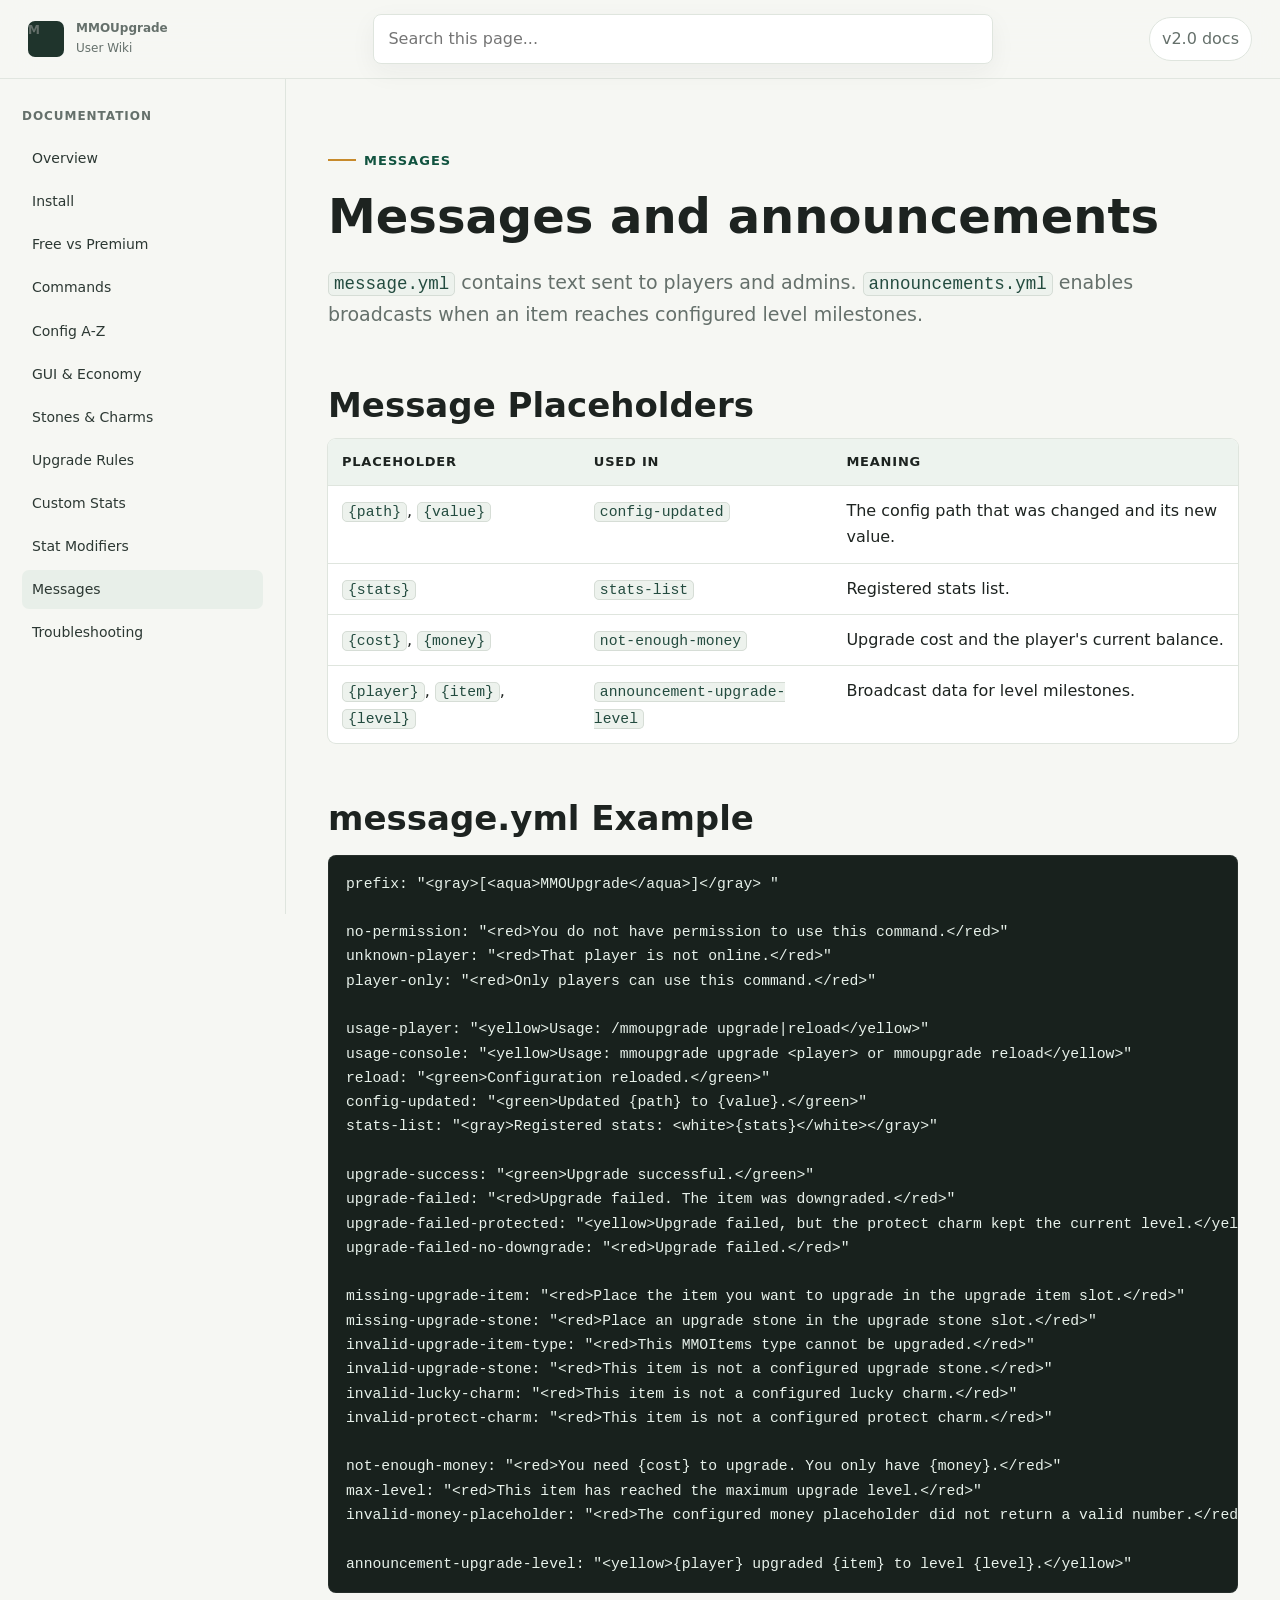
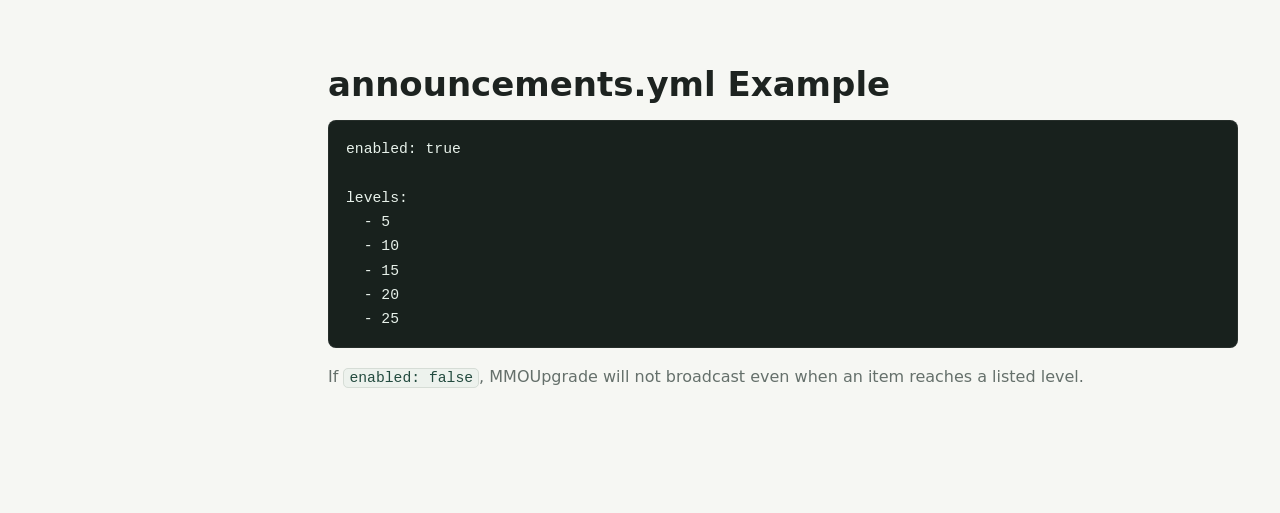
<file: docs/messages-announcements.html>
<!doctype html>
<html lang="en">
  <head><meta charset="utf-8" /><meta name="viewport" content="width=device-width, initial-scale=1" /><title>Messages - MMOUpgrade Wiki</title><link rel="stylesheet" href="./styles.css" /></head>
  <body><header class="topbar"><a class="brand" href="./index.html"><span class="mark">M</span><span><strong>MMOUpgrade</strong><span>User Wiki</span></span></a><label class="search"><span class="hidden">Search</span><input id="search" type="search" placeholder="Search this page..." /></label><span class="version">v2.0 docs</span></header>
    <div class="layout"><aside class="sidebar"><p class="nav-title">Documentation</p><nav class="nav"><a href="./index.html">Overview</a><a href="./install.html">Install</a><a href="./license.html">Free vs Premium</a><a href="./commands.html">Commands</a><a href="./configuration.html">Config A-Z</a><a href="./gui-economy.html">GUI & Economy</a><a href="./items-upgrade.html">Stones & Charms</a><a href="./upgrade-rules.html">Upgrade Rules</a><a href="./custom-stats.html">Custom Stats</a><a href="./stat-modifiers.html">Stat Modifiers</a><a href="./messages-announcements.html">Messages</a><a href="./troubleshooting.html">Troubleshooting</a></nav></aside>
      <main class="content">
        <section class="section page-title" data-search-section><span class="eyebrow">Messages</span><h1>Messages and announcements</h1><p class="lead"><code>message.yml</code> contains text sent to players and admins. <code>announcements.yml</code> enables broadcasts when an item reaches configured level milestones.</p></section>
        <section class="section" data-search-section>
          <h2>Message Placeholders</h2>
          <table><thead><tr><th>Placeholder</th><th>Used In</th><th>Meaning</th></tr></thead><tbody>
            <tr><td><code>{path}</code>, <code>{value}</code></td><td><code>config-updated</code></td><td>The config path that was changed and its new value.</td></tr>
            <tr><td><code>{stats}</code></td><td><code>stats-list</code></td><td>Registered stats list.</td></tr>
            <tr><td><code>{cost}</code>, <code>{money}</code></td><td><code>not-enough-money</code></td><td>Upgrade cost and the player's current balance.</td></tr>
            <tr><td><code>{player}</code>, <code>{item}</code>, <code>{level}</code></td><td><code>announcement-upgrade-level</code></td><td>Broadcast data for level milestones.</td></tr>
          </tbody></table>
        </section>
        <section class="section" data-search-section>
          <h2>message.yml Example</h2>
          <pre><code>prefix: "&lt;gray&gt;[&lt;aqua&gt;MMOUpgrade&lt;/aqua&gt;]&lt;/gray&gt; "

no-permission: "&lt;red&gt;You do not have permission to use this command.&lt;/red&gt;"
unknown-player: "&lt;red&gt;That player is not online.&lt;/red&gt;"
player-only: "&lt;red&gt;Only players can use this command.&lt;/red&gt;"

usage-player: "&lt;yellow&gt;Usage: /mmoupgrade upgrade|reload&lt;/yellow&gt;"
usage-console: "&lt;yellow&gt;Usage: mmoupgrade upgrade &lt;player&gt; or mmoupgrade reload&lt;/yellow&gt;"
reload: "&lt;green&gt;Configuration reloaded.&lt;/green&gt;"
config-updated: "&lt;green&gt;Updated {path} to {value}.&lt;/green&gt;"
stats-list: "&lt;gray&gt;Registered stats: &lt;white&gt;{stats}&lt;/white&gt;&lt;/gray&gt;"

upgrade-success: "&lt;green&gt;Upgrade successful.&lt;/green&gt;"
upgrade-failed: "&lt;red&gt;Upgrade failed. The item was downgraded.&lt;/red&gt;"
upgrade-failed-protected: "&lt;yellow&gt;Upgrade failed, but the protect charm kept the current level.&lt;/yellow&gt;"
upgrade-failed-no-downgrade: "&lt;red&gt;Upgrade failed.&lt;/red&gt;"

missing-upgrade-item: "&lt;red&gt;Place the item you want to upgrade in the upgrade item slot.&lt;/red&gt;"
missing-upgrade-stone: "&lt;red&gt;Place an upgrade stone in the upgrade stone slot.&lt;/red&gt;"
invalid-upgrade-item-type: "&lt;red&gt;This MMOItems type cannot be upgraded.&lt;/red&gt;"
invalid-upgrade-stone: "&lt;red&gt;This item is not a configured upgrade stone.&lt;/red&gt;"
invalid-lucky-charm: "&lt;red&gt;This item is not a configured lucky charm.&lt;/red&gt;"
invalid-protect-charm: "&lt;red&gt;This item is not a configured protect charm.&lt;/red&gt;"

not-enough-money: "&lt;red&gt;You need {cost} to upgrade. You only have {money}.&lt;/red&gt;"
max-level: "&lt;red&gt;This item has reached the maximum upgrade level.&lt;/red&gt;"
invalid-money-placeholder: "&lt;red&gt;The configured money placeholder did not return a valid number.&lt;/red&gt;"

announcement-upgrade-level: "&lt;yellow&gt;{player} upgraded {item} to level {level}.&lt;/yellow&gt;"</code></pre>
        </section>
        <section class="section" data-search-section>
          <h2>announcements.yml Example</h2>
          <pre><code>enabled: true

levels:
  - 5
  - 10
  - 15
  - 20
  - 25</code></pre>
          <p>If <code>enabled: false</code>, MMOUpgrade will not broadcast even when an item reaches a listed level.</p>
        </section>
      </main>
    </div><script src="./wiki.js"></script></body>
</html>
</file>
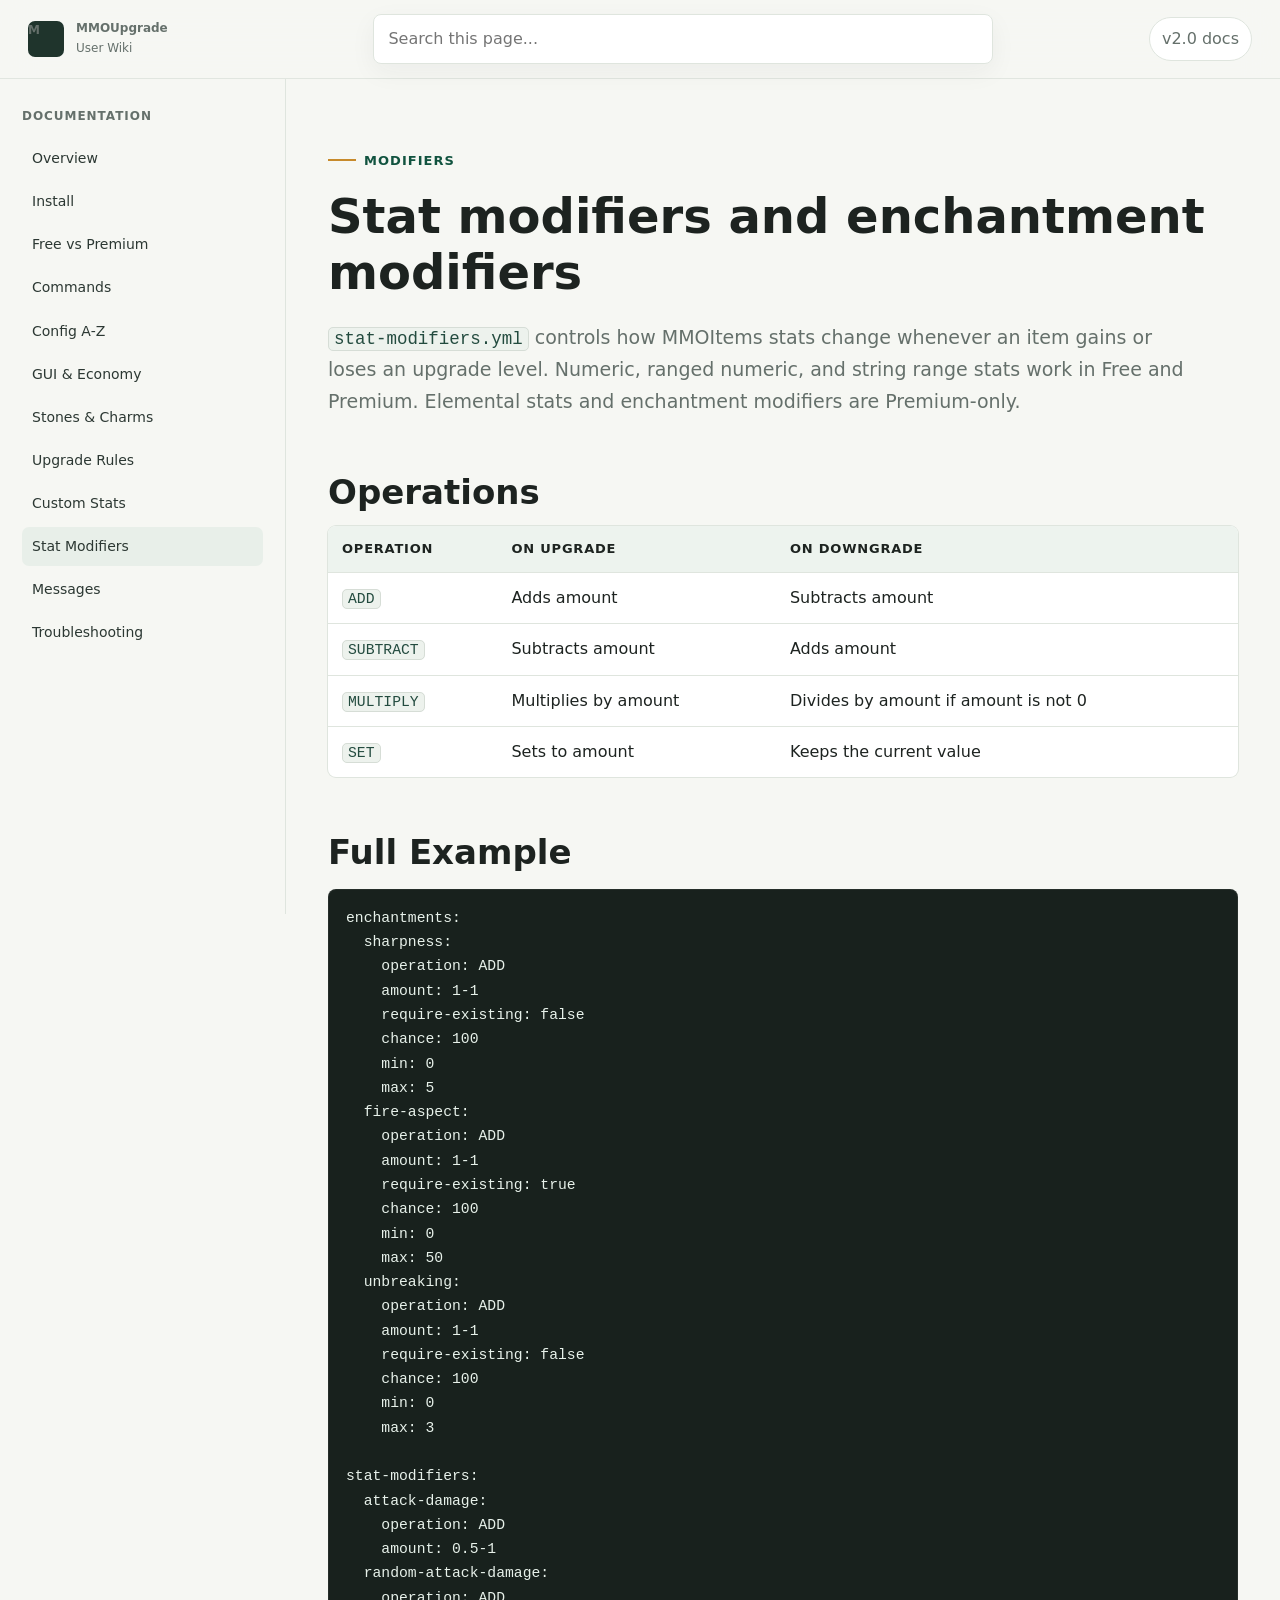
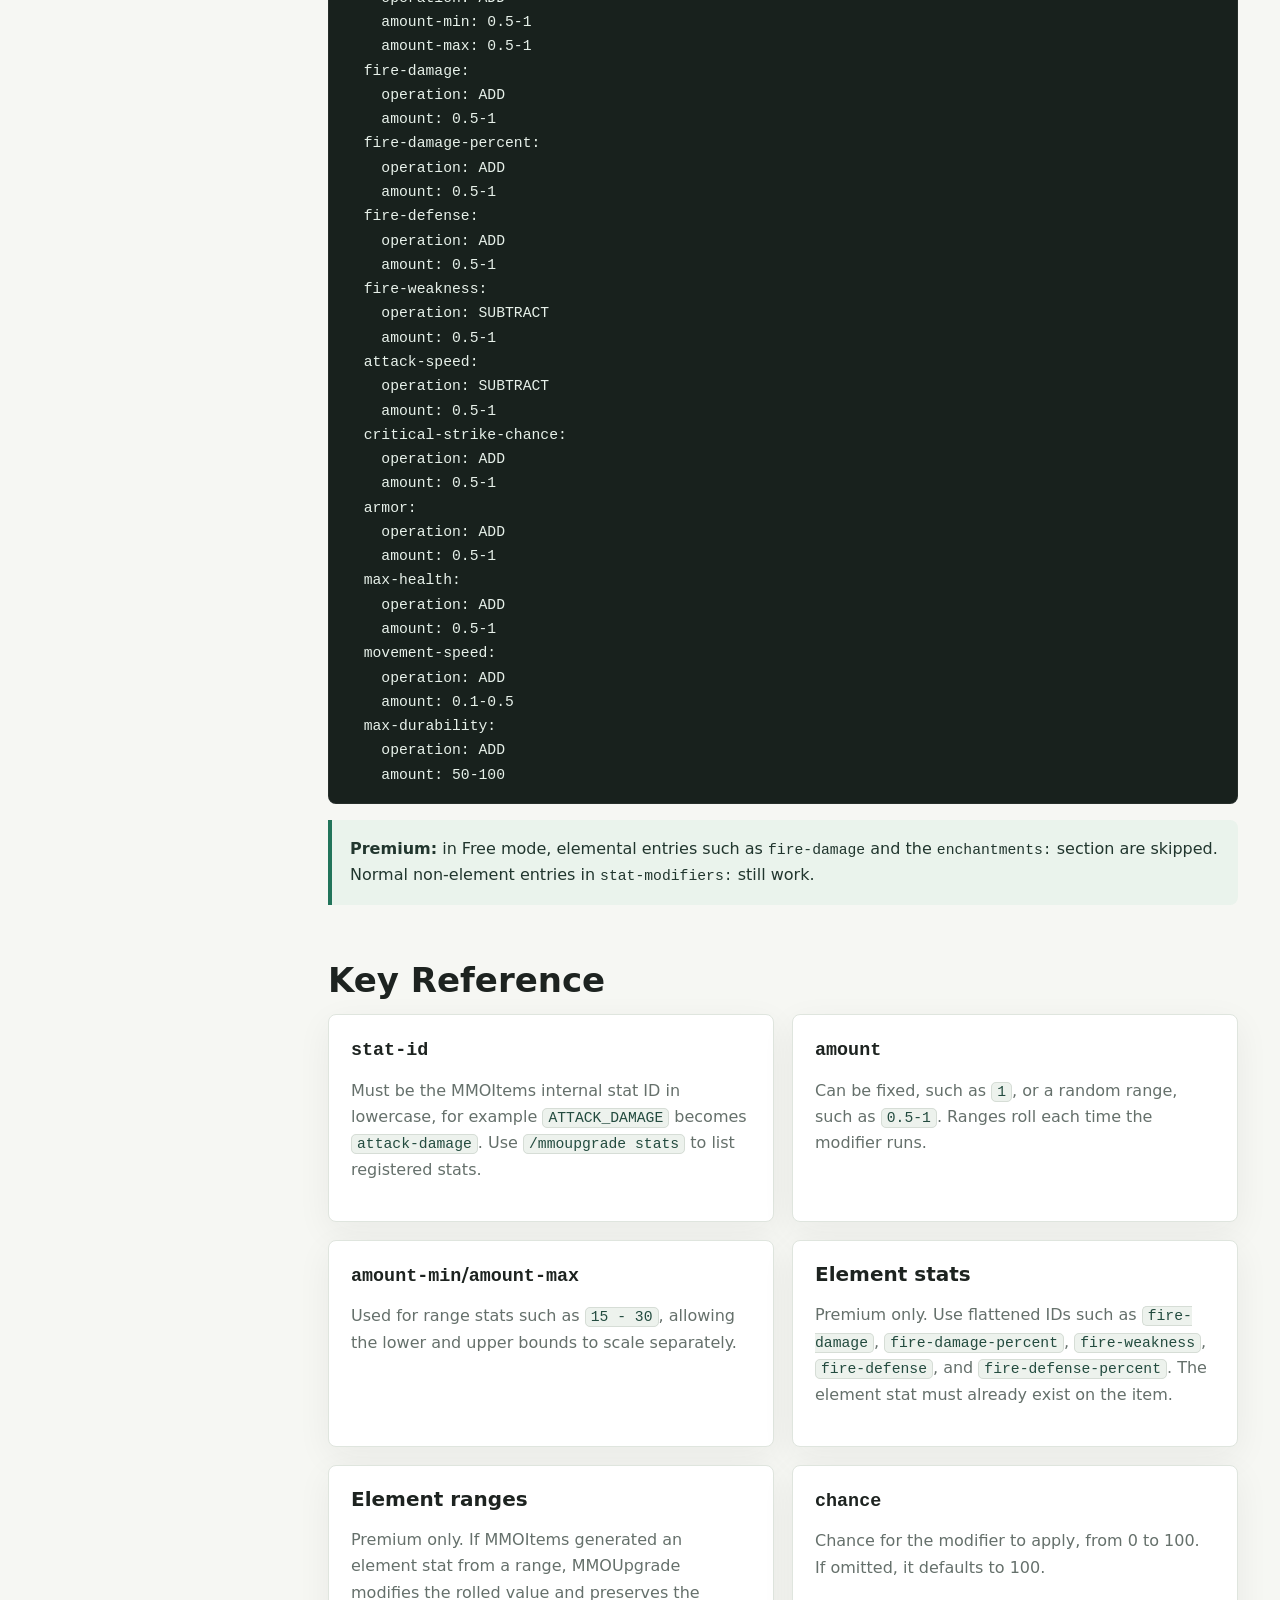
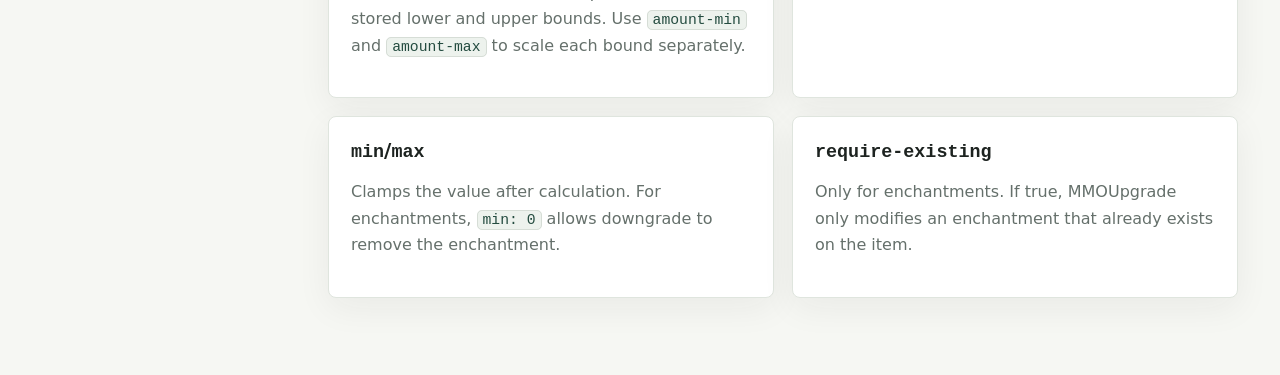
<file: docs/stat-modifiers.html>
<!doctype html>
<html lang="en">
  <head><meta charset="utf-8" /><meta name="viewport" content="width=device-width, initial-scale=1" /><title>Stat Modifiers - MMOUpgrade Wiki</title><link rel="stylesheet" href="./styles.css" /></head>
  <body><header class="topbar"><a class="brand" href="./index.html"><span class="mark">M</span><span><strong>MMOUpgrade</strong><span>User Wiki</span></span></a><label class="search"><span class="hidden">Search</span><input id="search" type="search" placeholder="Search this page..." /></label><span class="version">v2.0 docs</span></header>
    <div class="layout"><aside class="sidebar"><p class="nav-title">Documentation</p><nav class="nav"><a href="./index.html">Overview</a><a href="./install.html">Install</a><a href="./license.html">Free vs Premium</a><a href="./commands.html">Commands</a><a href="./configuration.html">Config A-Z</a><a href="./gui-economy.html">GUI & Economy</a><a href="./items-upgrade.html">Stones & Charms</a><a href="./upgrade-rules.html">Upgrade Rules</a><a href="./custom-stats.html">Custom Stats</a><a href="./stat-modifiers.html">Stat Modifiers</a><a href="./messages-announcements.html">Messages</a><a href="./troubleshooting.html">Troubleshooting</a></nav></aside>
      <main class="content">
        <section class="section page-title" data-search-section><span class="eyebrow">Modifiers</span><h1>Stat modifiers and enchantment modifiers</h1><p class="lead"><code>stat-modifiers.yml</code> controls how MMOItems stats change whenever an item gains or loses an upgrade level. Numeric, ranged numeric, and string range stats work in Free and Premium. Elemental stats and enchantment modifiers are Premium-only.</p></section>
        <section class="section" data-search-section>
          <h2>Operations</h2>
          <table><thead><tr><th>Operation</th><th>On Upgrade</th><th>On Downgrade</th></tr></thead><tbody>
            <tr><td><code>ADD</code></td><td>Adds amount</td><td>Subtracts amount</td></tr>
            <tr><td><code>SUBTRACT</code></td><td>Subtracts amount</td><td>Adds amount</td></tr>
            <tr><td><code>MULTIPLY</code></td><td>Multiplies by amount</td><td>Divides by amount if amount is not 0</td></tr>
            <tr><td><code>SET</code></td><td>Sets to amount</td><td>Keeps the current value</td></tr>
          </tbody></table>
        </section>
        <section class="section" data-search-section>
          <h2>Full Example</h2>
          <pre><code>enchantments:
  sharpness:
    operation: ADD
    amount: 1-1
    require-existing: false
    chance: 100
    min: 0
    max: 5
  fire-aspect:
    operation: ADD
    amount: 1-1
    require-existing: true
    chance: 100
    min: 0
    max: 50
  unbreaking:
    operation: ADD
    amount: 1-1
    require-existing: false
    chance: 100
    min: 0
    max: 3

stat-modifiers:
  attack-damage:
    operation: ADD
    amount: 0.5-1
  random-attack-damage:
    operation: ADD
    amount-min: 0.5-1
    amount-max: 0.5-1
  fire-damage:
    operation: ADD
    amount: 0.5-1
  fire-damage-percent:
    operation: ADD
    amount: 0.5-1
  fire-defense:
    operation: ADD
    amount: 0.5-1
  fire-weakness:
    operation: SUBTRACT
    amount: 0.5-1
  attack-speed:
    operation: SUBTRACT
    amount: 0.5-1
  critical-strike-chance:
    operation: ADD
    amount: 0.5-1
  armor:
    operation: ADD
    amount: 0.5-1
  max-health:
    operation: ADD
    amount: 0.5-1
  movement-speed:
    operation: ADD
    amount: 0.1-0.5
  max-durability:
    operation: ADD
    amount: 50-100</code></pre>
          <div class="callout"><strong>Premium:</strong> in Free mode, elemental entries such as <code>fire-damage</code> and the <code>enchantments:</code> section are skipped. Normal non-element entries in <code>stat-modifiers:</code> still work.</div>
        </section>
        <section class="section" data-search-section>
          <h2>Key Reference</h2>
          <div class="grid two">
            <article class="card"><h3><code>stat-id</code></h3><p>Must be the MMOItems internal stat ID in lowercase, for example <code>ATTACK_DAMAGE</code> becomes <code>attack-damage</code>. Use <code>/mmoupgrade stats</code> to list registered stats.</p></article>
            <article class="card"><h3><code>amount</code></h3><p>Can be fixed, such as <code>1</code>, or a random range, such as <code>0.5-1</code>. Ranges roll each time the modifier runs.</p></article>
            <article class="card"><h3><code>amount-min</code>/<code>amount-max</code></h3><p>Used for range stats such as <code>15 - 30</code>, allowing the lower and upper bounds to scale separately.</p></article>
            <article class="card"><h3>Element stats</h3><p>Premium only. Use flattened IDs such as <code>fire-damage</code>, <code>fire-damage-percent</code>, <code>fire-weakness</code>, <code>fire-defense</code>, and <code>fire-defense-percent</code>. The element stat must already exist on the item.</p></article>
            <article class="card"><h3>Element ranges</h3><p>Premium only. If MMOItems generated an element stat from a range, MMOUpgrade modifies the rolled value and preserves the stored lower and upper bounds. Use <code>amount-min</code> and <code>amount-max</code> to scale each bound separately.</p></article>
            <article class="card"><h3><code>chance</code></h3><p>Chance for the modifier to apply, from 0 to 100. If omitted, it defaults to 100.</p></article>
            <article class="card"><h3><code>min</code>/<code>max</code></h3><p>Clamps the value after calculation. For enchantments, <code>min: 0</code> allows downgrade to remove the enchantment.</p></article>
            <article class="card"><h3><code>require-existing</code></h3><p>Only for enchantments. If true, MMOUpgrade only modifies an enchantment that already exists on the item.</p></article>
          </div>
        </section>
      </main>
    </div><script src="./wiki.js"></script></body>
</html>
</file>
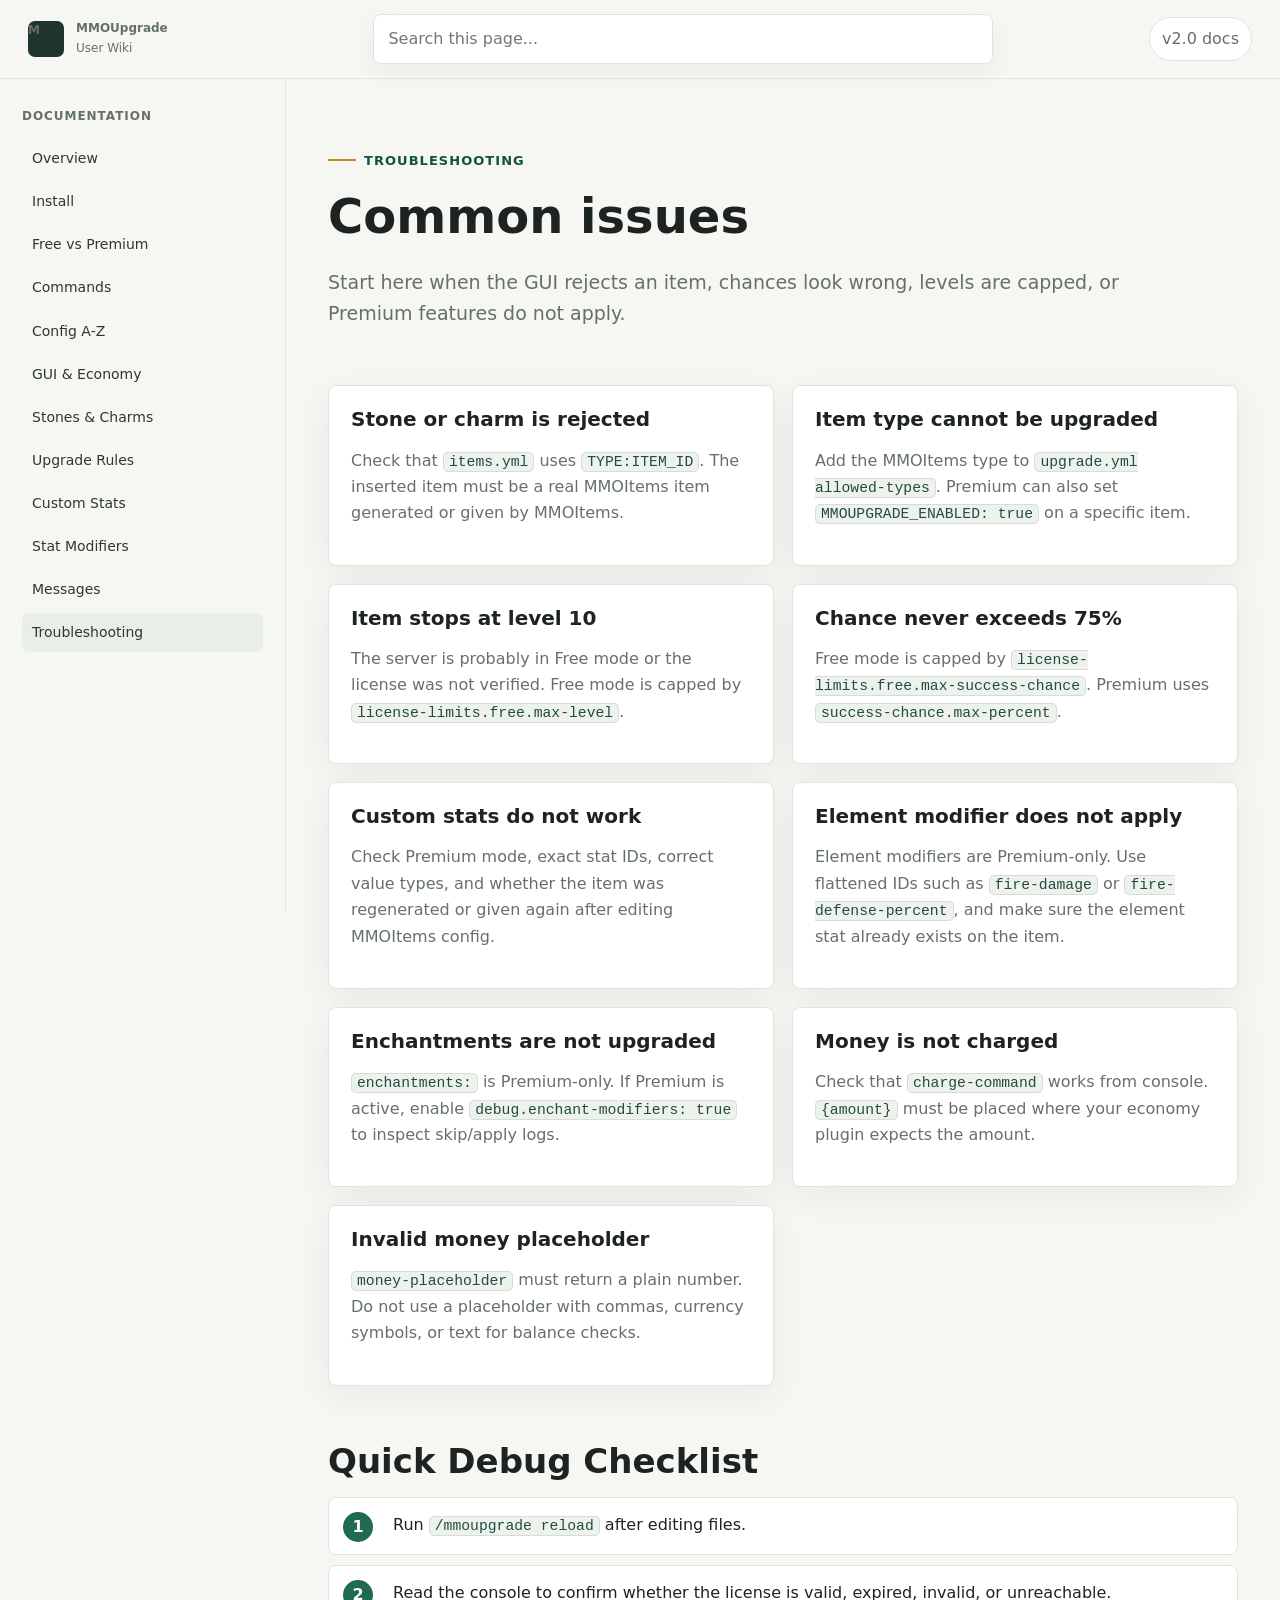
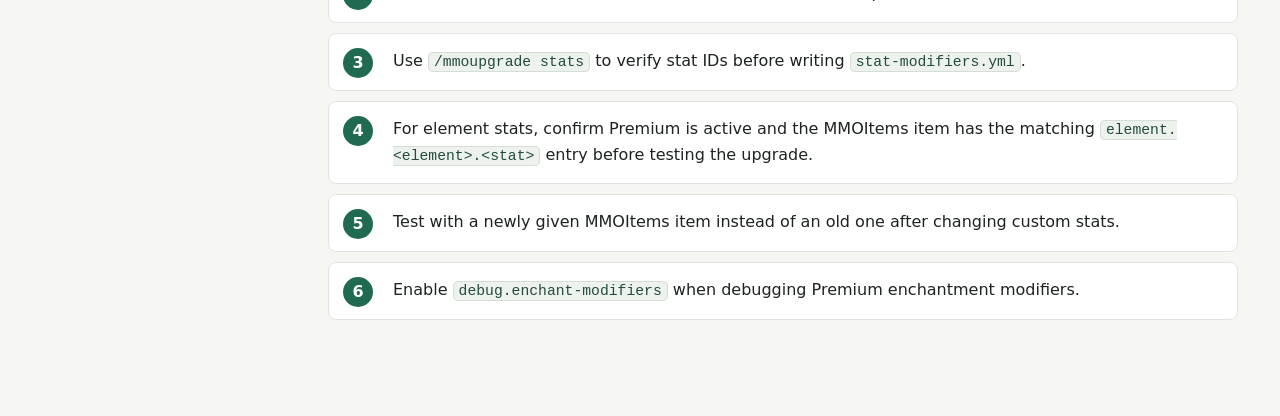
<file: docs/troubleshooting.html>
<!doctype html>
<html lang="en">
  <head><meta charset="utf-8" /><meta name="viewport" content="width=device-width, initial-scale=1" /><title>Troubleshooting - MMOUpgrade Wiki</title><link rel="stylesheet" href="./styles.css" /></head>
  <body><header class="topbar"><a class="brand" href="./index.html"><span class="mark">M</span><span><strong>MMOUpgrade</strong><span>User Wiki</span></span></a><label class="search"><span class="hidden">Search</span><input id="search" type="search" placeholder="Search this page..." /></label><span class="version">v2.0 docs</span></header>
    <div class="layout"><aside class="sidebar"><p class="nav-title">Documentation</p><nav class="nav"><a href="./index.html">Overview</a><a href="./install.html">Install</a><a href="./license.html">Free vs Premium</a><a href="./commands.html">Commands</a><a href="./configuration.html">Config A-Z</a><a href="./gui-economy.html">GUI & Economy</a><a href="./items-upgrade.html">Stones & Charms</a><a href="./upgrade-rules.html">Upgrade Rules</a><a href="./custom-stats.html">Custom Stats</a><a href="./stat-modifiers.html">Stat Modifiers</a><a href="./messages-announcements.html">Messages</a><a href="./troubleshooting.html">Troubleshooting</a></nav></aside>
      <main class="content">
        <section class="section page-title" data-search-section><span class="eyebrow">Troubleshooting</span><h1>Common issues</h1><p class="lead">Start here when the GUI rejects an item, chances look wrong, levels are capped, or Premium features do not apply.</p></section>
        <section class="section" data-search-section>
          <div class="grid two">
            <article class="card"><h3>Stone or charm is rejected</h3><p>Check that <code>items.yml</code> uses <code>TYPE:ITEM_ID</code>. The inserted item must be a real MMOItems item generated or given by MMOItems.</p></article>
            <article class="card"><h3>Item type cannot be upgraded</h3><p>Add the MMOItems type to <code>upgrade.yml allowed-types</code>. Premium can also set <code>MMOUPGRADE_ENABLED: true</code> on a specific item.</p></article>
            <article class="card"><h3>Item stops at level 10</h3><p>The server is probably in Free mode or the license was not verified. Free mode is capped by <code>license-limits.free.max-level</code>.</p></article>
            <article class="card"><h3>Chance never exceeds 75%</h3><p>Free mode is capped by <code>license-limits.free.max-success-chance</code>. Premium uses <code>success-chance.max-percent</code>.</p></article>
            <article class="card"><h3>Custom stats do not work</h3><p>Check Premium mode, exact stat IDs, correct value types, and whether the item was regenerated or given again after editing MMOItems config.</p></article>
            <article class="card"><h3>Element modifier does not apply</h3><p>Element modifiers are Premium-only. Use flattened IDs such as <code>fire-damage</code> or <code>fire-defense-percent</code>, and make sure the element stat already exists on the item.</p></article>
            <article class="card"><h3>Enchantments are not upgraded</h3><p><code>enchantments:</code> is Premium-only. If Premium is active, enable <code>debug.enchant-modifiers: true</code> to inspect skip/apply logs.</p></article>
            <article class="card"><h3>Money is not charged</h3><p>Check that <code>charge-command</code> works from console. <code>{amount}</code> must be placed where your economy plugin expects the amount.</p></article>
            <article class="card"><h3>Invalid money placeholder</h3><p><code>money-placeholder</code> must return a plain number. Do not use a placeholder with commas, currency symbols, or text for balance checks.</p></article>
          </div>
        </section>
        <section class="section" data-search-section>
          <h2>Quick Debug Checklist</h2>
          <ol class="flow">
            <li>Run <code>/mmoupgrade reload</code> after editing files.</li>
            <li>Read the console to confirm whether the license is valid, expired, invalid, or unreachable.</li>
            <li>Use <code>/mmoupgrade stats</code> to verify stat IDs before writing <code>stat-modifiers.yml</code>.</li>
            <li>For element stats, confirm Premium is active and the MMOItems item has the matching <code>element.&lt;element&gt;.&lt;stat&gt;</code> entry before testing the upgrade.</li>
            <li>Test with a newly given MMOItems item instead of an old one after changing custom stats.</li>
            <li>Enable <code>debug.enchant-modifiers</code> when debugging Premium enchantment modifiers.</li>
          </ol>
        </section>
      </main>
    </div><script src="./wiki.js"></script></body>
</html>
</file>
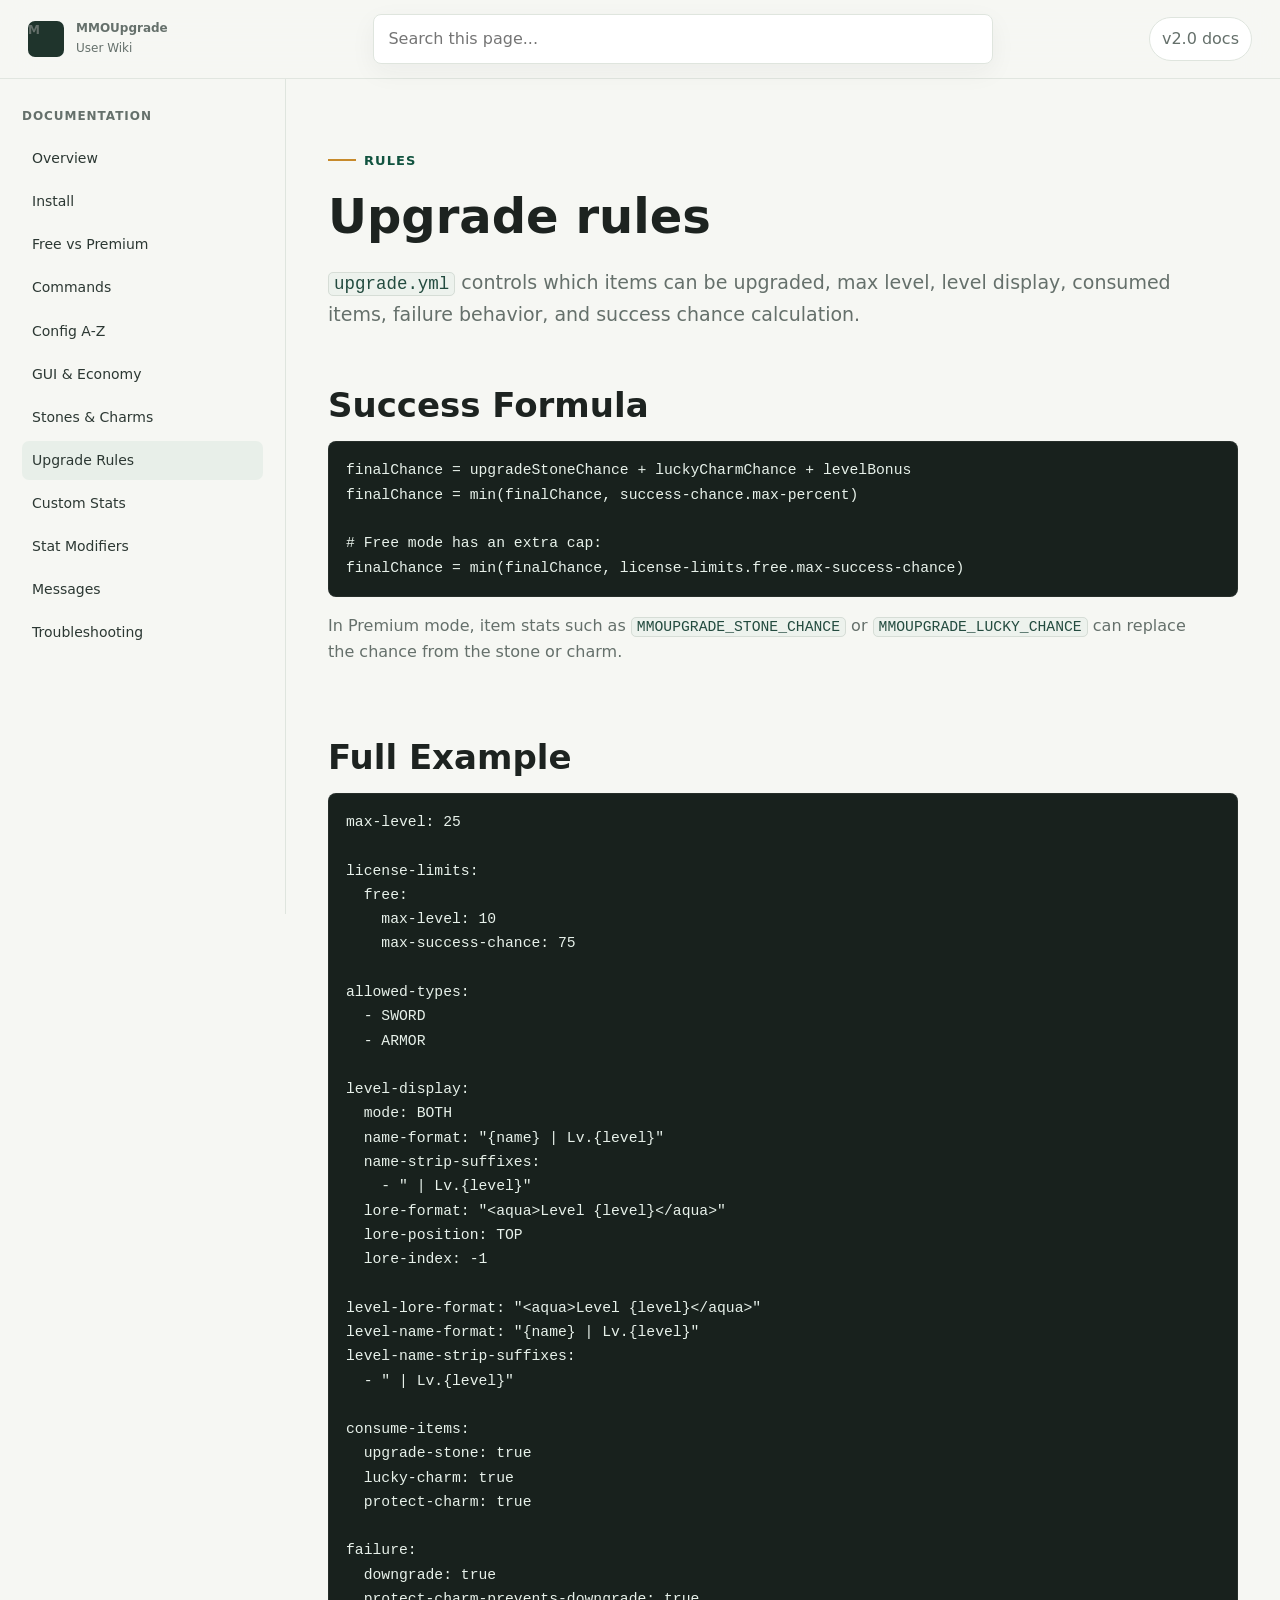
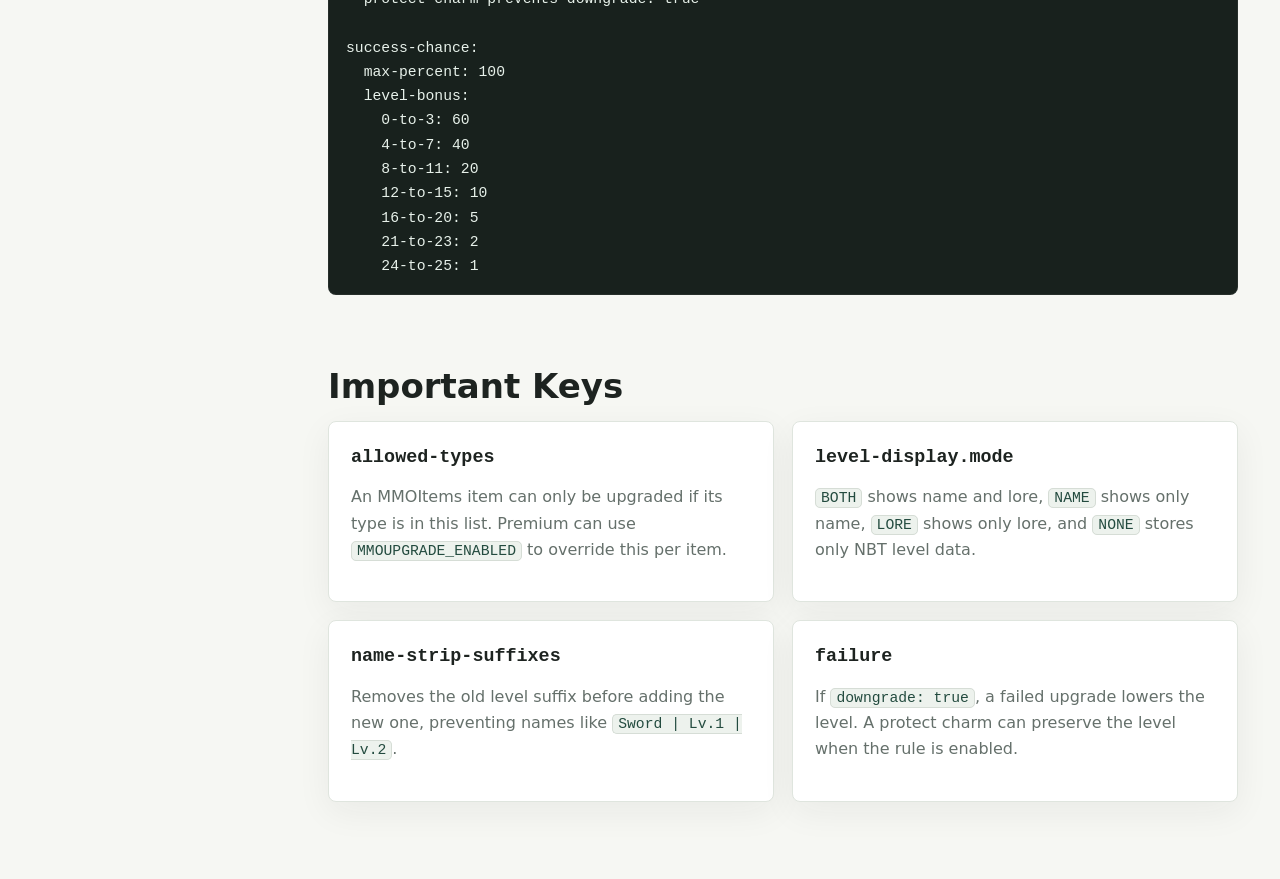
<file: docs/upgrade-rules.html>
<!doctype html>
<html lang="en">
  <head><meta charset="utf-8" /><meta name="viewport" content="width=device-width, initial-scale=1" /><title>Upgrade Rules - MMOUpgrade Wiki</title><link rel="stylesheet" href="./styles.css" /></head>
  <body><header class="topbar"><a class="brand" href="./index.html"><span class="mark">M</span><span><strong>MMOUpgrade</strong><span>User Wiki</span></span></a><label class="search"><span class="hidden">Search</span><input id="search" type="search" placeholder="Search this page..." /></label><span class="version">v2.0 docs</span></header>
    <div class="layout"><aside class="sidebar"><p class="nav-title">Documentation</p><nav class="nav"><a href="./index.html">Overview</a><a href="./install.html">Install</a><a href="./license.html">Free vs Premium</a><a href="./commands.html">Commands</a><a href="./configuration.html">Config A-Z</a><a href="./gui-economy.html">GUI & Economy</a><a href="./items-upgrade.html">Stones & Charms</a><a href="./upgrade-rules.html">Upgrade Rules</a><a href="./custom-stats.html">Custom Stats</a><a href="./stat-modifiers.html">Stat Modifiers</a><a href="./messages-announcements.html">Messages</a><a href="./troubleshooting.html">Troubleshooting</a></nav></aside>
      <main class="content">
        <section class="section page-title" data-search-section><span class="eyebrow">Rules</span><h1>Upgrade rules</h1><p class="lead"><code>upgrade.yml</code> controls which items can be upgraded, max level, level display, consumed items, failure behavior, and success chance calculation.</p></section>
        <section class="section" data-search-section>
          <h2>Success Formula</h2>
          <pre><code>finalChance = upgradeStoneChance + luckyCharmChance + levelBonus
finalChance = min(finalChance, success-chance.max-percent)

# Free mode has an extra cap:
finalChance = min(finalChance, license-limits.free.max-success-chance)</code></pre>
          <p>In Premium mode, item stats such as <code>MMOUPGRADE_STONE_CHANCE</code> or <code>MMOUPGRADE_LUCKY_CHANCE</code> can replace the chance from the stone or charm.</p>
        </section>
        <section class="section" data-search-section>
          <h2>Full Example</h2>
          <pre><code>max-level: 25

license-limits:
  free:
    max-level: 10
    max-success-chance: 75

allowed-types:
  - SWORD
  - ARMOR

level-display:
  mode: BOTH
  name-format: "{name} | Lv.{level}"
  name-strip-suffixes:
    - " | Lv.{level}"
  lore-format: "&lt;aqua&gt;Level {level}&lt;/aqua&gt;"
  lore-position: TOP
  lore-index: -1

level-lore-format: "&lt;aqua&gt;Level {level}&lt;/aqua&gt;"
level-name-format: "{name} | Lv.{level}"
level-name-strip-suffixes:
  - " | Lv.{level}"

consume-items:
  upgrade-stone: true
  lucky-charm: true
  protect-charm: true

failure:
  downgrade: true
  protect-charm-prevents-downgrade: true

success-chance:
  max-percent: 100
  level-bonus:
    0-to-3: 60
    4-to-7: 40
    8-to-11: 20
    12-to-15: 10
    16-to-20: 5
    21-to-23: 2
    24-to-25: 1</code></pre>
        </section>
        <section class="section" data-search-section>
          <h2>Important Keys</h2>
          <div class="grid two">
            <article class="card"><h3><code>allowed-types</code></h3><p>An MMOItems item can only be upgraded if its type is in this list. Premium can use <code>MMOUPGRADE_ENABLED</code> to override this per item.</p></article>
            <article class="card"><h3><code>level-display.mode</code></h3><p><code>BOTH</code> shows name and lore, <code>NAME</code> shows only name, <code>LORE</code> shows only lore, and <code>NONE</code> stores only NBT level data.</p></article>
            <article class="card"><h3><code>name-strip-suffixes</code></h3><p>Removes the old level suffix before adding the new one, preventing names like <code>Sword | Lv.1 | Lv.2</code>.</p></article>
            <article class="card"><h3><code>failure</code></h3><p>If <code>downgrade: true</code>, a failed upgrade lowers the level. A protect charm can preserve the level when the rule is enabled.</p></article>
          </div>
        </section>
      </main>
    </div><script src="./wiki.js"></script></body>
</html>
</file>
<file: docs/styles.css>
:root {
  --bg: #f6f7f3;
  --paper: #ffffff;
  --ink: #1d2320;
  --muted: #65706b;
  --line: #dfe5de;
  --green: #22745a;
  --green-2: #11533f;
  --gold: #c78a2b;
  --rose: #a6404c;
  --code-bg: #18211d;
  --code-ink: #e7f1ea;
  --radius: 8px;
}

* {
  box-sizing: border-box;
}

html {
  scroll-behavior: smooth;
}

body {
  margin: 0;
  background: var(--bg);
  color: var(--ink);
  font-family: Inter, ui-sans-serif, system-ui, -apple-system, BlinkMacSystemFont, "Segoe UI", sans-serif;
  line-height: 1.65;
}

a {
  color: var(--green-2);
  text-decoration: none;
}

a:hover {
  text-decoration: underline;
}

.topbar {
  position: sticky;
  top: 0;
  z-index: 20;
  display: flex;
  align-items: center;
  justify-content: space-between;
  gap: 18px;
  padding: 14px 28px;
  border-bottom: 1px solid rgba(223, 229, 222, 0.9);
  background: rgba(246, 247, 243, 0.92);
  backdrop-filter: blur(16px);
}

.brand {
  display: flex;
  align-items: center;
  gap: 12px;
  min-width: 190px;
}

.mark {
  display: grid;
  place-items: center;
  width: 36px;
  height: 36px;
  border-radius: 7px;
  background: #1f342c;
  color: #f4d78d;
  font-weight: 800;
}

.brand strong,
.brand span {
  display: block;
}

.brand span {
  color: var(--muted);
  font-size: 12px;
}

.search {
  flex: 1;
  max-width: 620px;
}

.search input {
  width: 100%;
  border: 1px solid var(--line);
  border-radius: var(--radius);
  background: var(--paper);
  color: var(--ink);
  font: inherit;
  padding: 11px 14px;
  outline: none;
  box-shadow: 0 8px 26px rgba(30, 42, 35, 0.05);
}

.version {
  border: 1px solid var(--line);
  border-radius: 999px;
  padding: 8px 12px;
  color: var(--muted);
  background: var(--paper);
  white-space: nowrap;
}

.layout {
  display: grid;
  grid-template-columns: 286px minmax(0, 1fr);
  max-width: 1440px;
  margin: 0 auto;
}

.sidebar {
  position: sticky;
  top: 65px;
  height: calc(100vh - 65px);
  padding: 28px 22px;
  border-right: 1px solid var(--line);
  overflow: auto;
}

.nav-title {
  margin: 0 0 12px;
  color: var(--muted);
  font-size: 12px;
  font-weight: 700;
  letter-spacing: 0.08em;
  text-transform: uppercase;
}

.nav {
  display: grid;
  gap: 4px;
}

.nav a {
  display: block;
  border-radius: 7px;
  padding: 8px 10px;
  color: #2c3833;
  font-size: 14px;
}

.nav a:hover,
.nav a.active {
  background: #e8efe9;
  text-decoration: none;
}

.content {
  min-width: 0;
  padding: 0 42px 80px;
}

.hero {
  padding: 74px 0 44px;
  border-bottom: 1px solid var(--line);
}

.eyebrow {
  display: inline-flex;
  align-items: center;
  gap: 8px;
  margin-bottom: 18px;
  color: var(--green-2);
  font-size: 13px;
  font-weight: 800;
  letter-spacing: 0.08em;
  text-transform: uppercase;
}

.eyebrow::before {
  content: "";
  width: 28px;
  height: 2px;
  background: var(--gold);
}

h1,
h2,
h3 {
  line-height: 1.16;
}

h1 {
  max-width: 920px;
  margin: 0;
  font-size: 58px;
}

.lead {
  max-width: 820px;
  margin: 22px 0 0;
  color: var(--muted);
  font-size: 19px;
}

.hero-actions {
  display: flex;
  flex-wrap: wrap;
  gap: 12px;
  margin-top: 28px;
}

.button {
  display: inline-flex;
  align-items: center;
  justify-content: center;
  min-height: 42px;
  border-radius: 7px;
  padding: 10px 15px;
  border: 1px solid var(--line);
  background: var(--paper);
  color: var(--ink);
  font-weight: 700;
  box-shadow: 0 8px 24px rgba(30, 42, 35, 0.07);
}

.button.primary {
  border-color: #1f6a50;
  background: #1f6a50;
  color: white;
}

.button:hover {
  text-decoration: none;
  transform: translateY(-1px);
}

.section {
  padding: 56px 0 0;
}

.page-title {
  padding-top: 64px;
}

.page-title h1 {
  font-size: 48px;
}

.section > h2 {
  margin: 0 0 14px;
  font-size: 34px;
}

.section > p {
  max-width: 860px;
  color: var(--muted);
}

.grid {
  display: grid;
  gap: 18px;
}

.grid.two {
  grid-template-columns: repeat(2, minmax(0, 1fr));
}

.grid.three {
  grid-template-columns: repeat(3, minmax(0, 1fr));
}

.card {
  border: 1px solid var(--line);
  border-radius: var(--radius);
  background: var(--paper);
  padding: 22px;
  box-shadow: 0 10px 35px rgba(30, 42, 35, 0.06);
}

.card h3 {
  margin: 0 0 10px;
  font-size: 20px;
}

.card p {
  color: var(--muted);
}

.statline {
  display: grid;
  grid-template-columns: repeat(4, minmax(0, 1fr));
  gap: 12px;
  margin-top: 34px;
}

.metric {
  border: 1px solid var(--line);
  border-radius: var(--radius);
  background: var(--paper);
  padding: 16px;
}

.metric strong {
  display: block;
  font-size: 24px;
}

.metric span {
  color: var(--muted);
  font-size: 13px;
}

.callout {
  border-left: 4px solid var(--green);
  border-radius: 0 var(--radius) var(--radius) 0;
  background: #eaf3ec;
  padding: 16px 18px;
  color: #21362e;
}

.callout.gold {
  border-left-color: var(--gold);
  background: #fbf1df;
}

.callout.rose {
  border-left-color: var(--rose);
  background: #f9e8eb;
}

pre {
  margin: 16px 0;
  border-radius: var(--radius);
  background: var(--code-bg);
  color: var(--code-ink);
  overflow: auto;
  padding: 17px 18px;
  box-shadow: inset 0 0 0 1px rgba(255, 255, 255, 0.06);
}

code {
  font-family: "JetBrains Mono", "Cascadia Code", Consolas, monospace;
  font-size: 0.92em;
}

p code,
li code,
td code {
  border: 1px solid #d6ddd6;
  border-radius: 5px;
  background: #edf2ed;
  padding: 1px 5px;
  color: #234b3f;
}

table {
  width: 100%;
  border-collapse: collapse;
  border-radius: var(--radius);
  background: var(--paper);
  box-shadow: 0 0 0 1px var(--line);
  overflow: hidden;
}

th,
td {
  border-bottom: 1px solid var(--line);
  padding: 12px 14px;
  text-align: left;
  vertical-align: top;
}

th {
  background: #edf3ee;
  font-size: 13px;
  text-transform: uppercase;
  letter-spacing: 0.06em;
}

tr:last-child td {
  border-bottom: 0;
}

.flow {
  counter-reset: flow;
  display: grid;
  gap: 10px;
  padding: 0;
  list-style: none;
}

.flow li {
  counter-increment: flow;
  position: relative;
  display: block;
  border: 1px solid var(--line);
  border-radius: var(--radius);
  background: var(--paper);
  min-height: 58px;
  padding: 14px 14px 14px 64px;
}

.flow li::before {
  content: counter(flow);
  position: absolute;
  left: 14px;
  top: 14px;
  display: grid;
  place-items: center;
  width: 30px;
  height: 30px;
  border-radius: 50%;
  background: #1f6a50;
  color: white;
  font-weight: 800;
}

.badge {
  display: inline-flex;
  border-radius: 999px;
  background: #f7e7c8;
  color: #7a531d;
  padding: 4px 9px;
  font-size: 12px;
  font-weight: 800;
  letter-spacing: 0.04em;
  text-transform: uppercase;
}

.text-link {
  display: inline-flex;
  margin-top: 4px;
  font-weight: 800;
}

.footer {
  margin-top: 58px;
  border-top: 1px solid var(--line);
  padding: 28px 0;
  color: var(--muted);
}

.hidden {
  display: none !important;
}

@media (max-width: 980px) {
  .topbar {
    flex-wrap: wrap;
  }

  .layout {
    display: block;
  }

  .sidebar {
    position: static;
    height: auto;
    border-right: 0;
    border-bottom: 1px solid var(--line);
    padding: 18px 22px;
  }

  .nav {
    grid-template-columns: repeat(2, minmax(0, 1fr));
  }

  .content {
    padding: 0 22px 60px;
  }

  h1 {
    font-size: 42px;
  }

  .grid.two,
  .grid.three,
  .statline {
    grid-template-columns: 1fr;
  }
}

@media (max-width: 560px) {
  .topbar {
    padding: 12px 16px;
  }

  .version {
    display: none;
  }

  .nav {
    grid-template-columns: 1fr;
  }

  h1 {
    font-size: 34px;
  }

  .section > h2 {
    font-size: 28px;
  }
}
</file>
